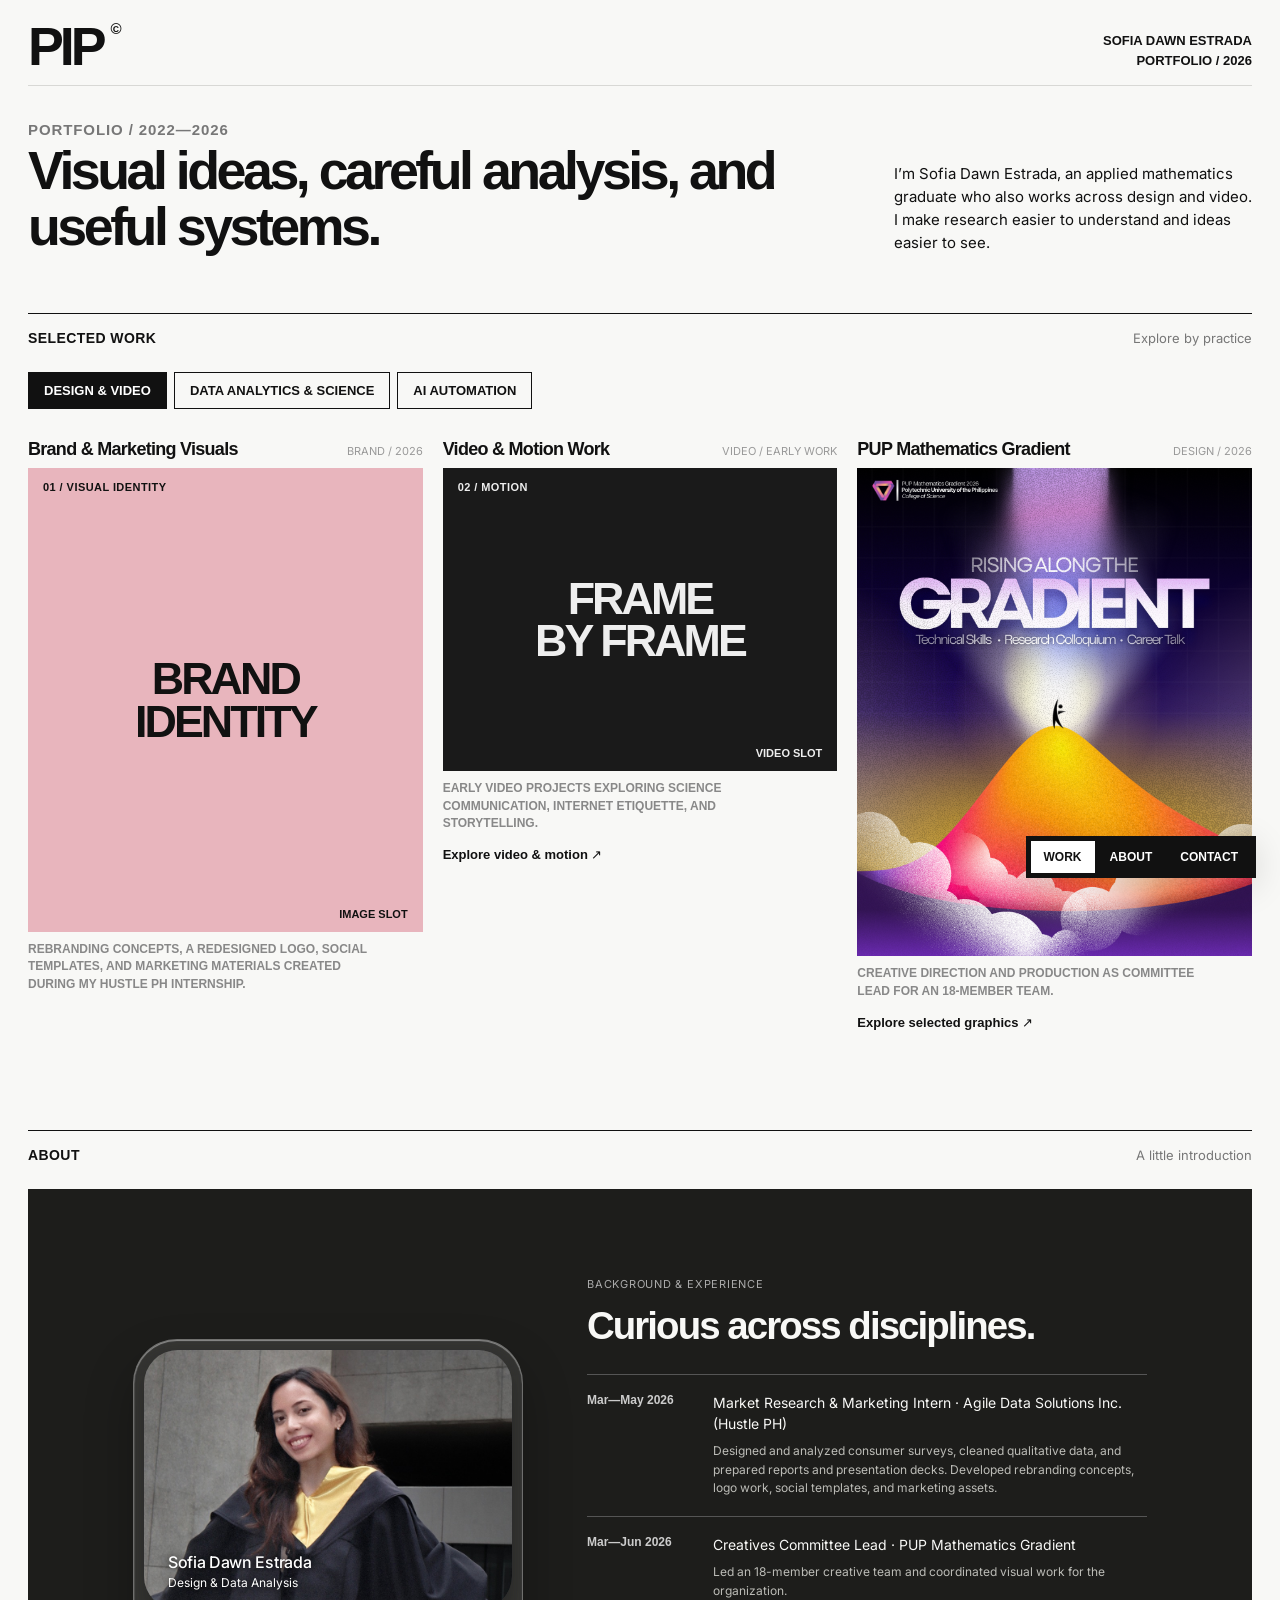
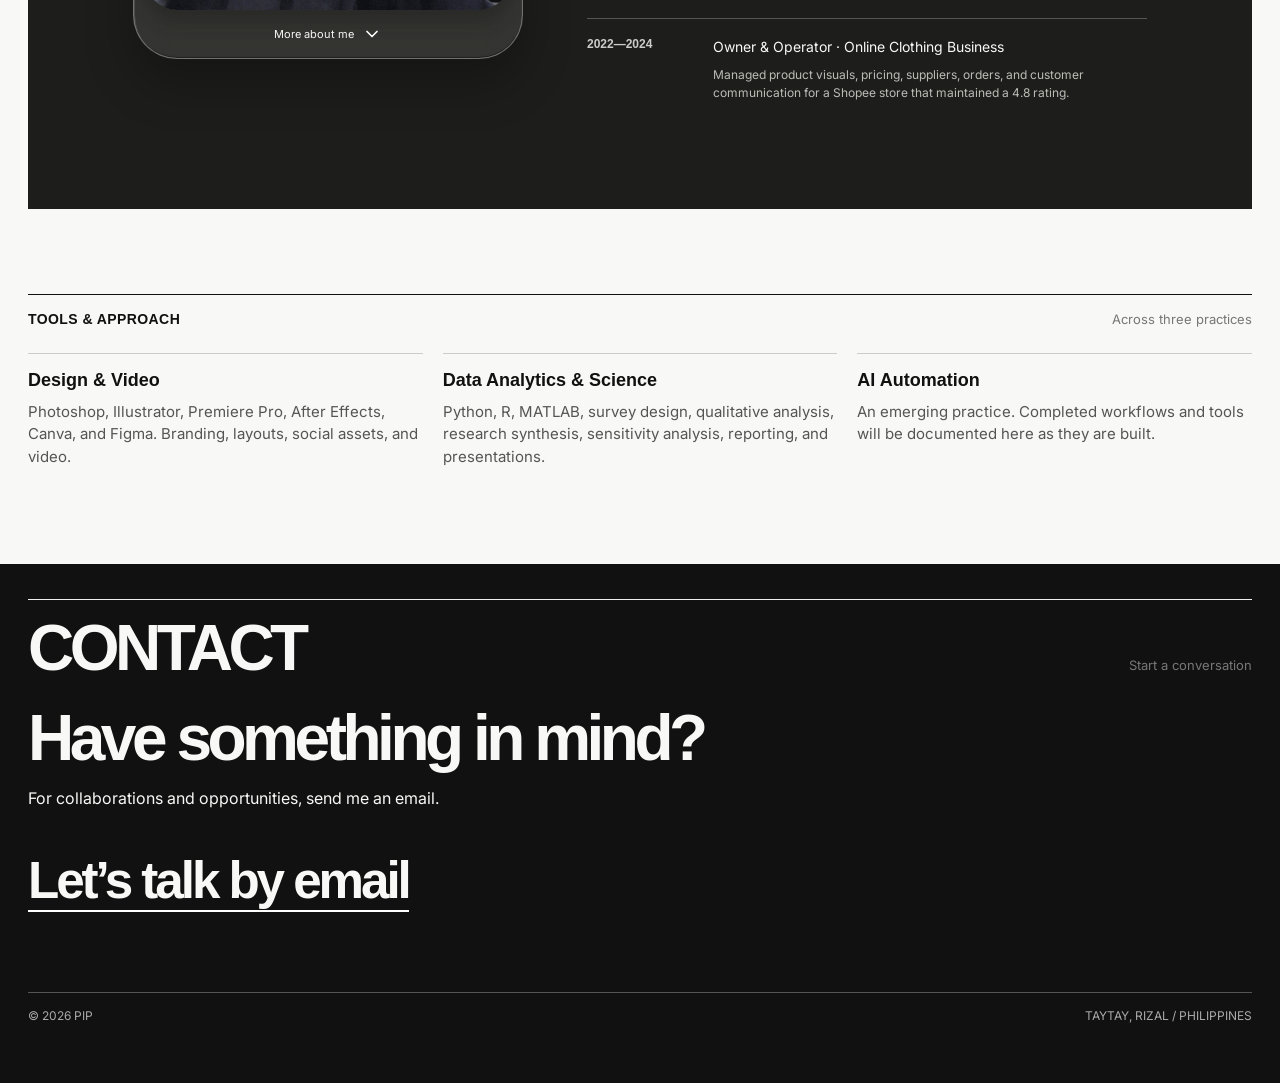
<file: index.html>
<!doctype html>
<html lang="en">
<head>
<meta charset="utf-8">
<meta name="viewport" content="width=device-width,initial-scale=1">
<meta name="theme-color" content="#f8f8f6">
<meta name="description" content="Sofia Dawn Estrada’s PIP portfolio — design and video, data analytics and science, and AI automation.">
<title>PIP — Sofia Dawn Estrada</title>
<link rel="stylesheet" href="./styles.css?v=graphics-thumbnail-4">
<link rel="stylesheet" href="./showcase.css?v=hover-7">
</head>
<body>
<a class="skip-link" href="#work">Skip to selected work</a>
<div class="shell" id="top">
<header class="top">
<a class="brand" href="#top">PIP<sup>©</sup>
</a>
<div class="topaside">Sofia Dawn Estrada<br>Portfolio / 2026</div>
</header>
<section class="intro">
<div>
<p class="eyebrow">Portfolio / 2022—2026</p>
<h1>Visual ideas, careful analysis, and useful systems.</h1>
</div>
<p>I’m Sofia Dawn Estrada, an applied mathematics graduate who also works across design and video. I make research easier to understand and ideas easier to see.</p>
</section>
<main id="work">
<div class="sectionhead">
<h2>Selected work</h2>
<span>Explore by practice</span>
</div>
<div class="tabs" role="tablist" aria-label="Portfolio categories">
<button class="tab" role="tab" id="tab-design" aria-controls="panel-design" aria-selected="true">Design &amp; Video</button>
<button class="tab" role="tab" id="tab-data" aria-controls="panel-data" aria-selected="false" tabindex="-1">Data Analytics &amp; Science</button>
<button class="tab" role="tab" id="tab-ai" aria-controls="panel-ai" aria-selected="false" tabindex="-1">AI Automation</button>
</div>
<section class="tab-panel" id="panel-design" role="tabpanel" tabindex="0" aria-labelledby="tab-design">
<div class="grid">
<article class="card">
<div class="cardtop">Brand & Marketing Visuals <small>Brand / 2026</small>
</div>
<div class="visual rose tall" data-project="brand-marketing">
<span class="corner">01 / Visual identity</span>
<div class="placeholder">BRAND<br>IDENTITY</div>
<span class="index">IMAGE SLOT</span>
</div>
<p>Rebranding concepts, a redesigned logo, social templates, and marketing materials created during my Hustle PH internship.</p>
</article>
<article class="card">
<a class="project-card-link" href="./video-motion.html" aria-label="Explore 02 / Video and Motion"><div class="cardtop">Video & Motion Work <small>Video / Early work</small>
</div>
<div class="visual charcoal" data-project="video-motion">
<span class="corner">02 / Motion</span>
<div class="placeholder">FRAME<br>BY FRAME</div>
<span class="index">VIDEO SLOT</span>
</div>
<p>Early video projects exploring science communication, internet etiquette, and storytelling.</p>
<span class="project-open">Explore video &amp; motion ↗</span></a>
</article>
<article class="card">
<a class="project-card-link" href="./selected-graphics.html" aria-label="Explore 03 / Selected Graphics">
<div class="cardtop">PUP Mathematics Gradient <small>Design / 2026</small>
</div>
<div class="visual yellow wide" data-project="pup-gradient">
<span class="corner">03 / Selected graphics</span>
<div class="placeholder">TYPE /<br>IMAGE</div>
<span class="index">IMAGE SLOT</span>
</div>
<p>Creative direction and production as committee lead for an 18-member team.</p>
<span class="project-open">Explore selected graphics ↗</span>
</a>
</article>
</div>
</section>
<section class="tab-panel" id="panel-data" role="tabpanel" tabindex="0" aria-labelledby="tab-data" hidden>
<div class="grid">
<article class="card">
<div class="cardtop">Online Scam Dynamics <small>Modeling / 2025—26</small>
</div>
<div class="visual blue" data-project="scam-dynamics">
<span class="corner">01 / Research</span>
<div class="placeholder">MODEL<br>THE SYSTEM</div>
<span class="index">PROJECT SLOT</span>
</div>
<p>Undergraduate thesis using optimal control, Python and MATLAB simulations, sensitivity analysis, and intervention comparisons.</p>
</article>
<article class="card">
<div class="cardtop">Consumer Research <small>Experiment / 2026</small>
</div>
<div class="visual lilac tall" data-project="consumer-research">
<span class="corner">02 / Design of experiments</span>
<div class="placeholder">TEST.<br>MEASURE.<br>LEARN.</div>
<span class="index">PROJECT SLOT</span>
</div>
<p>Designed survey questionnaires, cleaned and analyzed qualitative responses, then translated findings into reports and decks at Hustle PH.</p>
</article>
<article class="card">
<div class="cardtop">Applied Mathematics <small>Science / 2024—26</small>
</div>
<div class="visual mint" data-project="applied-mathematics">
<span class="corner">03 / Research</span>
<div class="placeholder">FROM DATA<br>TO EVIDENCE</div>
<span class="index">PROJECT SLOT</span>
</div>
<p>Research synthesis, data interpretation, and modeling grounded in a BS Applied Mathematics degree from PUP.</p>
</article>
</div>
</section>
<section class="tab-panel" id="panel-ai" role="tabpanel" tabindex="0" aria-labelledby="tab-ai" hidden>
<div class="grid">
<article class="card">
<div class="cardtop">Automation Experiments <small>In progress</small>
</div>
<div class="visual charcoal" data-project="ai-automation">
<span class="corner">01 / Emerging practice</span>
<div class="placeholder">IDEA →<br>WORKFLOW</div>
<span class="index">PROJECT SLOT</span>
</div>
<p>A space reserved for future AI automation case studies. No completed project is presented yet.</p>
</article>
</div>
</section>
</main>
<section id="about" class="showcase-about">
<div class="sectionhead"><h2>About</h2><span>A little introduction</span></div>
<div class="showcase-stage">
<svg class="liquid-glass-defs" width="0" height="0" aria-hidden="true" focusable="false" xmlns="http://www.w3.org/2000/svg">
    <defs>
      <filter id="dawn-button-glass" color-interpolation-filters="sRGB" x="0%" y="0%" width="100%" height="100%">
       <feImage
  x="0"
  y="0"
  width="100%"
  height="100%"
  preserveAspectRatio="none"
  result="map"
  href="[data-uri]"
/>

        <feDisplacementMap in="SourceGraphic" in2="map" id="redchannel" result="dispRed" scale="-20" xChannelSelector="R" yChannelSelector="G"></feDisplacementMap>
        <feColorMatrix in="dispRed" type="matrix" values="1 0 0 0 0 0 0 0 0 0 0 0 0 0 0 0 0 0 1 0" result="red"></feColorMatrix>
        <feDisplacementMap in="SourceGraphic" in2="map" id="greenchannel" result="dispGreen" scale="-24" xChannelSelector="R" yChannelSelector="G"></feDisplacementMap>
        <feColorMatrix in="dispGreen" type="matrix" values="0 0 0 0 0 0 1 0 0 0 0 0 0 0 0 0 0 0 1 0" result="green"></feColorMatrix>
        <feDisplacementMap in="SourceGraphic" in2="map" id="bluechannel" result="dispBlue" scale="-28" xChannelSelector="R" yChannelSelector="G"></feDisplacementMap>
        <feColorMatrix in="dispBlue" type="matrix" values="0 0 0 0 0 0 0 0 0 0 0 0 1 0 0 0 0 0 1 0" result="blue"></feColorMatrix>
        <feBlend in="red" in2="green" mode="screen" result="rg"></feBlend>
        <feBlend in="rg" in2="blue" mode="screen" result="output"></feBlend>
        <feGaussianBlur in="output" stdDeviation="3"></feGaussianBlur>
      </filter>
    </defs>
  </svg>
<details class="showcase-card">
<summary aria-label="Expand Dawn’s introduction">
<div class="showcase-portrait">
<img src="./assets/images/dawn-profile.jpg" alt="Dawn in her graduation gown, smiling at the camera" loading="lazy" width="1638" height="2048">
<div class="portrait-caption"><h2>Sofia Dawn Estrada</h2><p>Design &amp; Data Analysis</p></div>
<a class="showcase-glass-link" href="./about.html" aria-label="Read more about Dawn"><span class="showcase-label-window"><span class="showcase-label-line">About me</span><span class="showcase-label-line" aria-hidden="true">About me</span></span></a></div>
<span class="showcase-toggle"><span class="when-closed">More about me</span><span class="when-open">Close introduction</span><img class="showcase-chevron" src="[data-uri]" alt="" width="20" height="20"></span>
</summary>
<div class="showcase-body">
<h3>An eye for design. A mind for patterns.</h3>
<div class="showcase-tags"><span>Applied Mathematics</span><span>Visual Communication</span><span>Philippines</span></div>
<p>I’m Dawn, a designer and applied mathematics graduate. I turn ideas into visuals and information into something people can understand and use.</p>
<p>From brand visuals and video to consumer research and mathematical modeling, I bring curiosity, structure, and care to the work.</p>
<a href="./about.html">Meet Dawn — the full story</a>
</div>
</details>
<div class="showcase-experience">
<p class="experience-kicker">Background &amp; experience</p>
<h2>Curious across disciplines.</h2>
<div class="experience"><b>Mar—May 2026</b><div>Market Research &amp; Marketing Intern · Agile Data Solutions Inc. (Hustle PH)<span>Designed and analyzed consumer surveys, cleaned qualitative data, and prepared reports and presentation decks. Developed rebranding concepts, logo work, social templates, and marketing assets.</span></div></div>
<div class="experience"><b>Mar—Jun 2026</b><div>Creatives Committee Lead · PUP Mathematics Gradient<span>Led an 18-member creative team and coordinated visual work for the organization.</span></div></div>
<div class="experience"><b>2022—2024</b><div>Owner &amp; Operator · Online Clothing Business<span>Managed product visuals, pricing, suppliers, orders, and customer communication for a Shopee store that maintained a 4.8 rating.</span></div></div>
</div>
</div>
</section>
<section class="skills">
<div class="sectionhead">
<h2>Tools &amp; approach</h2>
<span>Across three practices</span>
</div>
<div class="skillgrid">
<article>
<h3>Design &amp; Video</h3>
<p>Photoshop, Illustrator, Premiere Pro, After Effects, Canva, and Figma. Branding, layouts, social assets, and video.</p>
</article>
<article>
<h3>Data Analytics &amp; Science</h3>
<p>Python, R, MATLAB, survey design, qualitative analysis, research synthesis, sensitivity analysis, reporting, and presentations.</p>
</article>
<article>
<h3>AI Automation</h3>
<p>An emerging practice. Completed workflows and tools will be documented here as they are built.</p>
</article>
</div>
</section>
</div>
<section class="contact" id="contact">
<div class="shell">
<div class="sectionhead">
<h2>Contact</h2>
<span>Start a conversation</span>
</div>
<h2>Have something in mind?</h2>
<p>For collaborations and opportunities, send me an email.</p>
<a class="contactlink" href="mailto:estrada.sofiadawn.0673@gmail.com">Let’s talk by email</a>
<div class="foot">
<span>© 2026 PIP</span>
<span>Taytay, Rizal / Philippines</span>
</div>
</div>
</section>
<nav class="nav" aria-label="Main navigation">
<a href="#work">Work</a>
<a href="./about.html">About</a>
<a href="#contact">Contact</a>
</nav>
<script src="./projects.js?v=thumbnail-4" defer>
</script>
<script src="./script.js" defer>
</script>
<script src="./showcase.js?v=glass-4" defer></script>
</body>
</html>
</file>
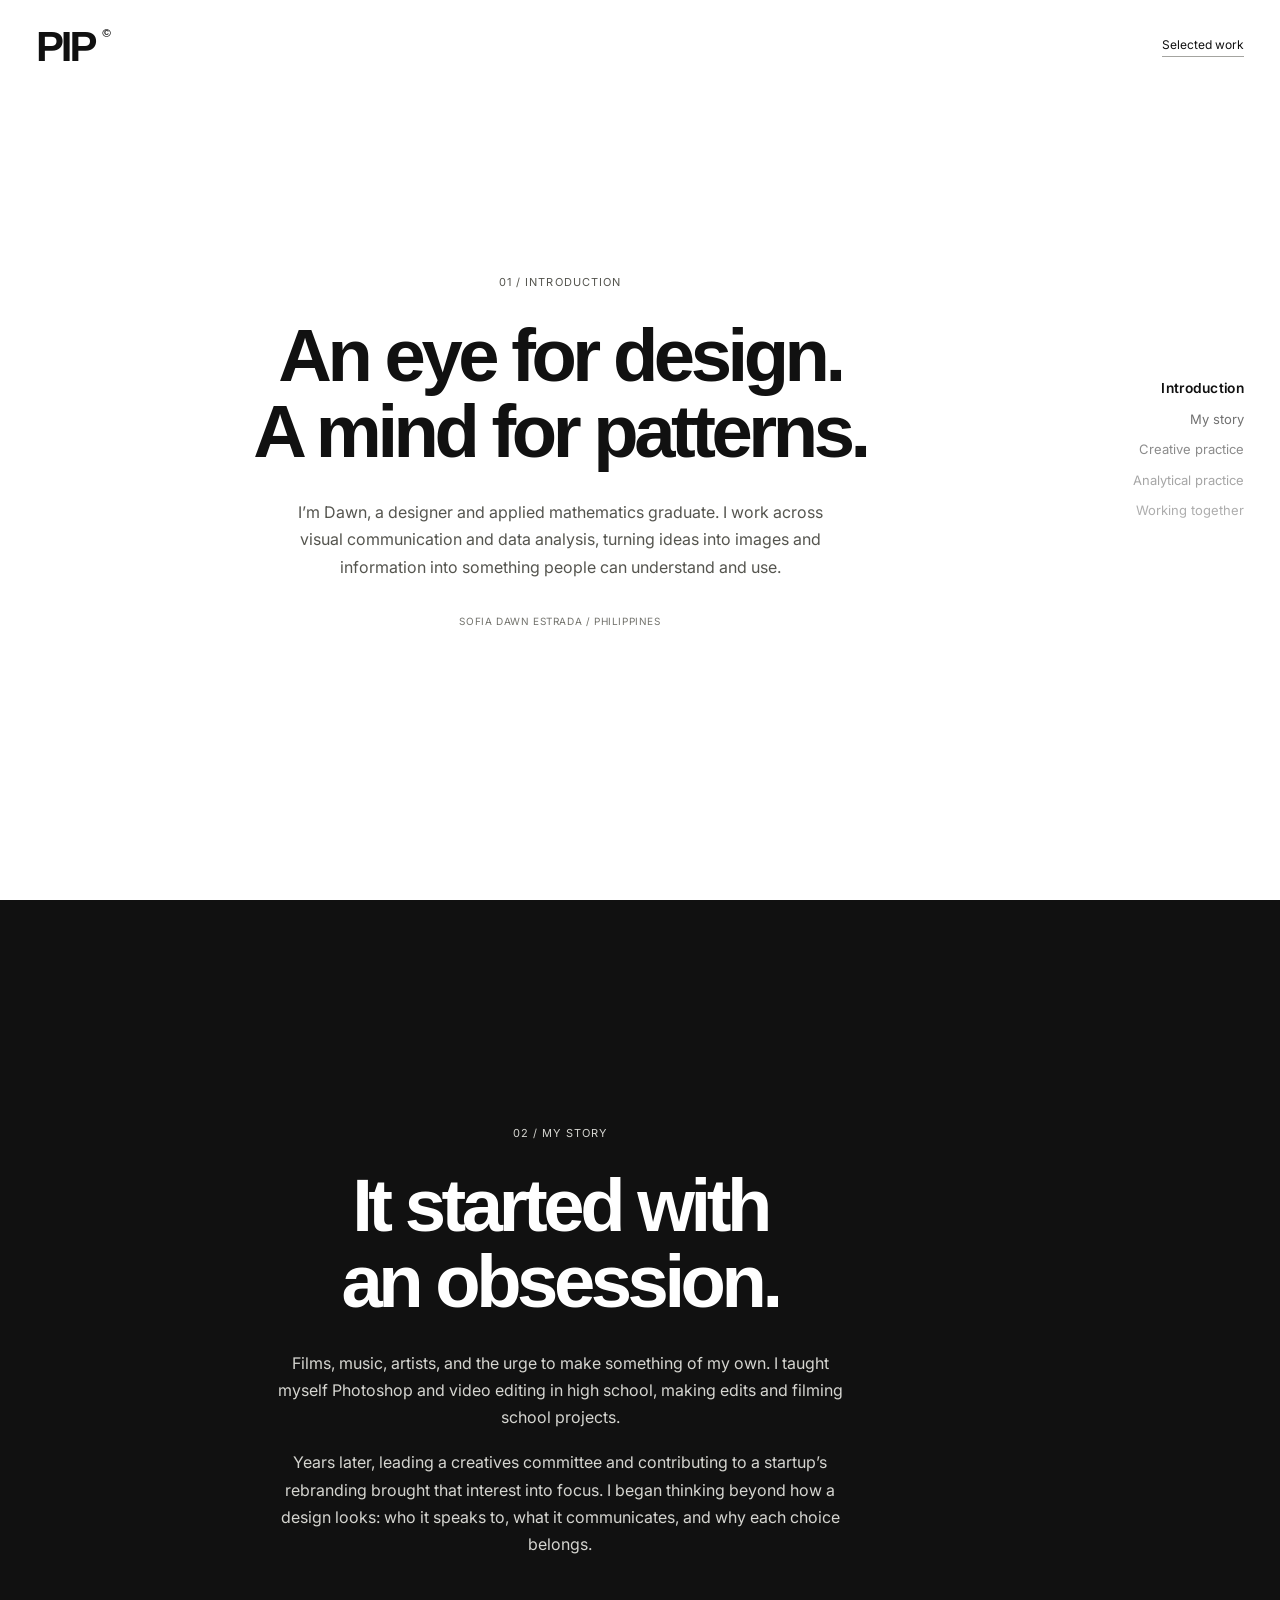
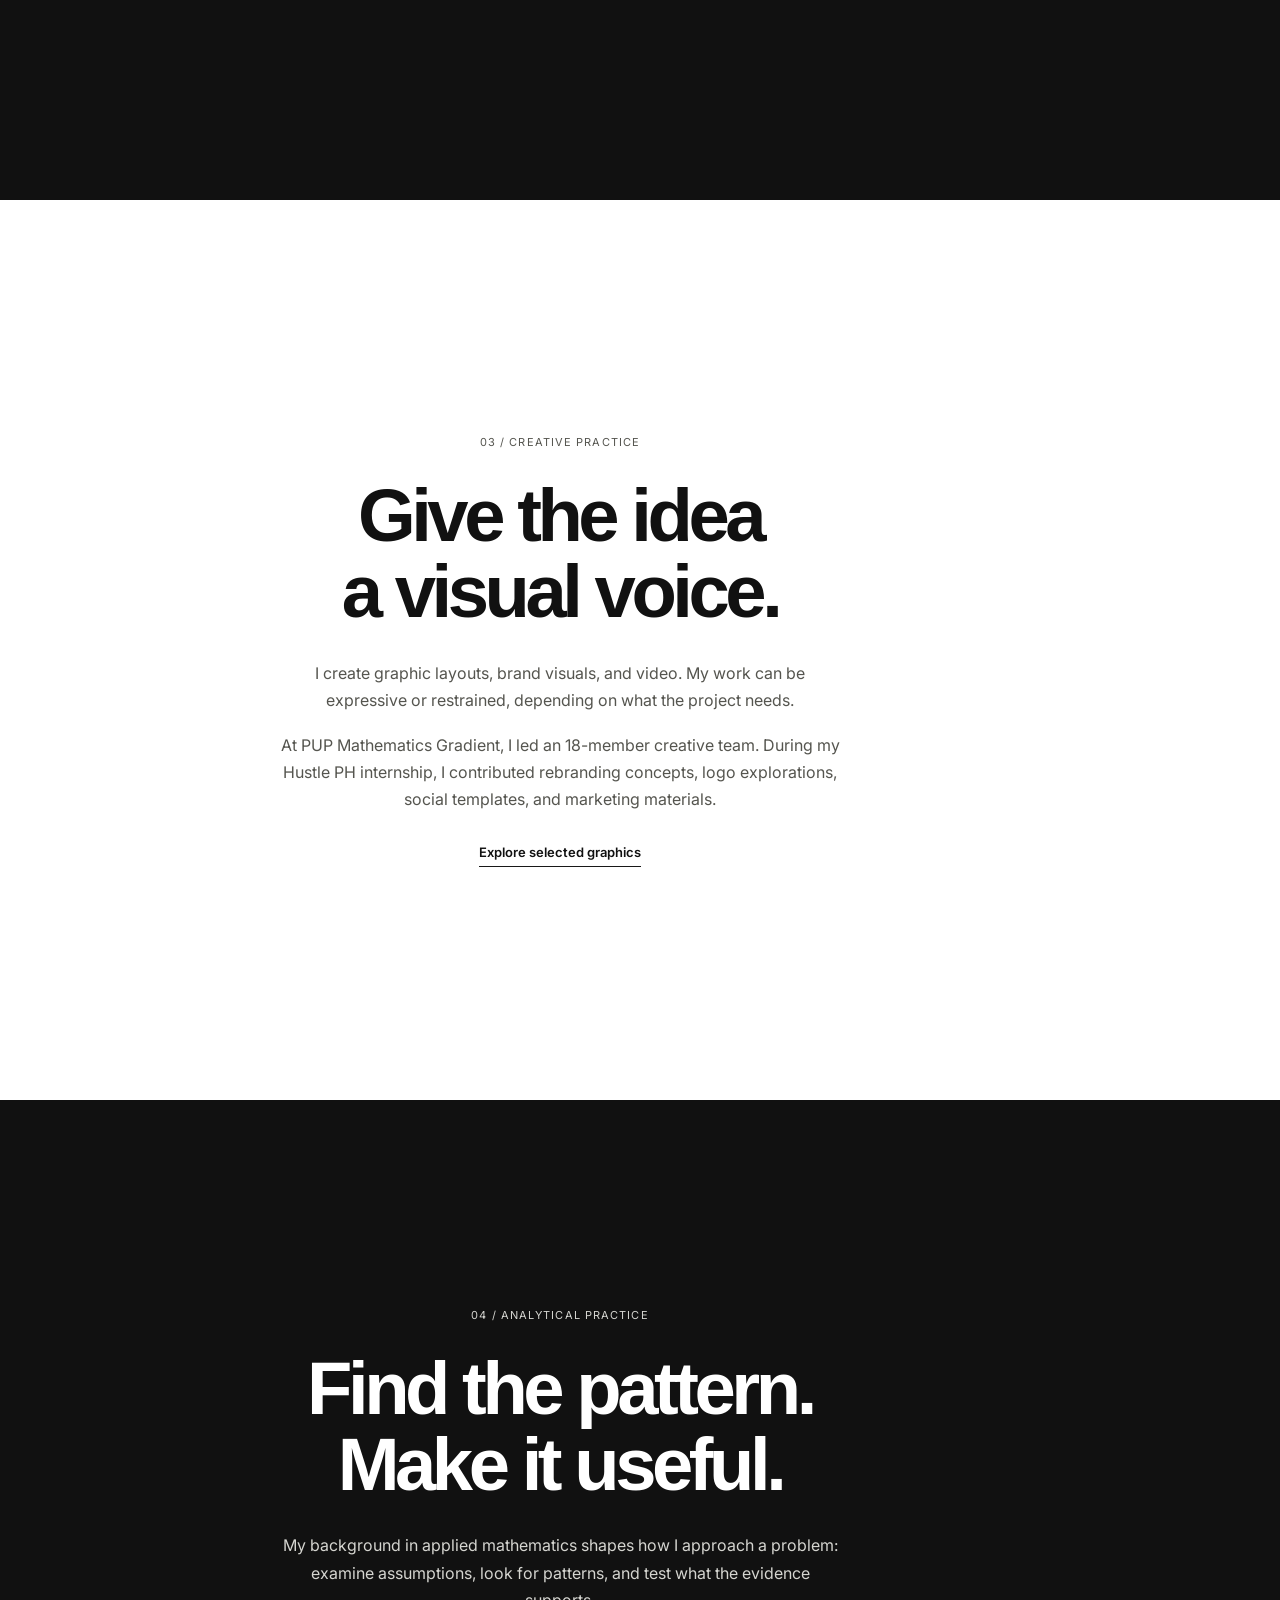
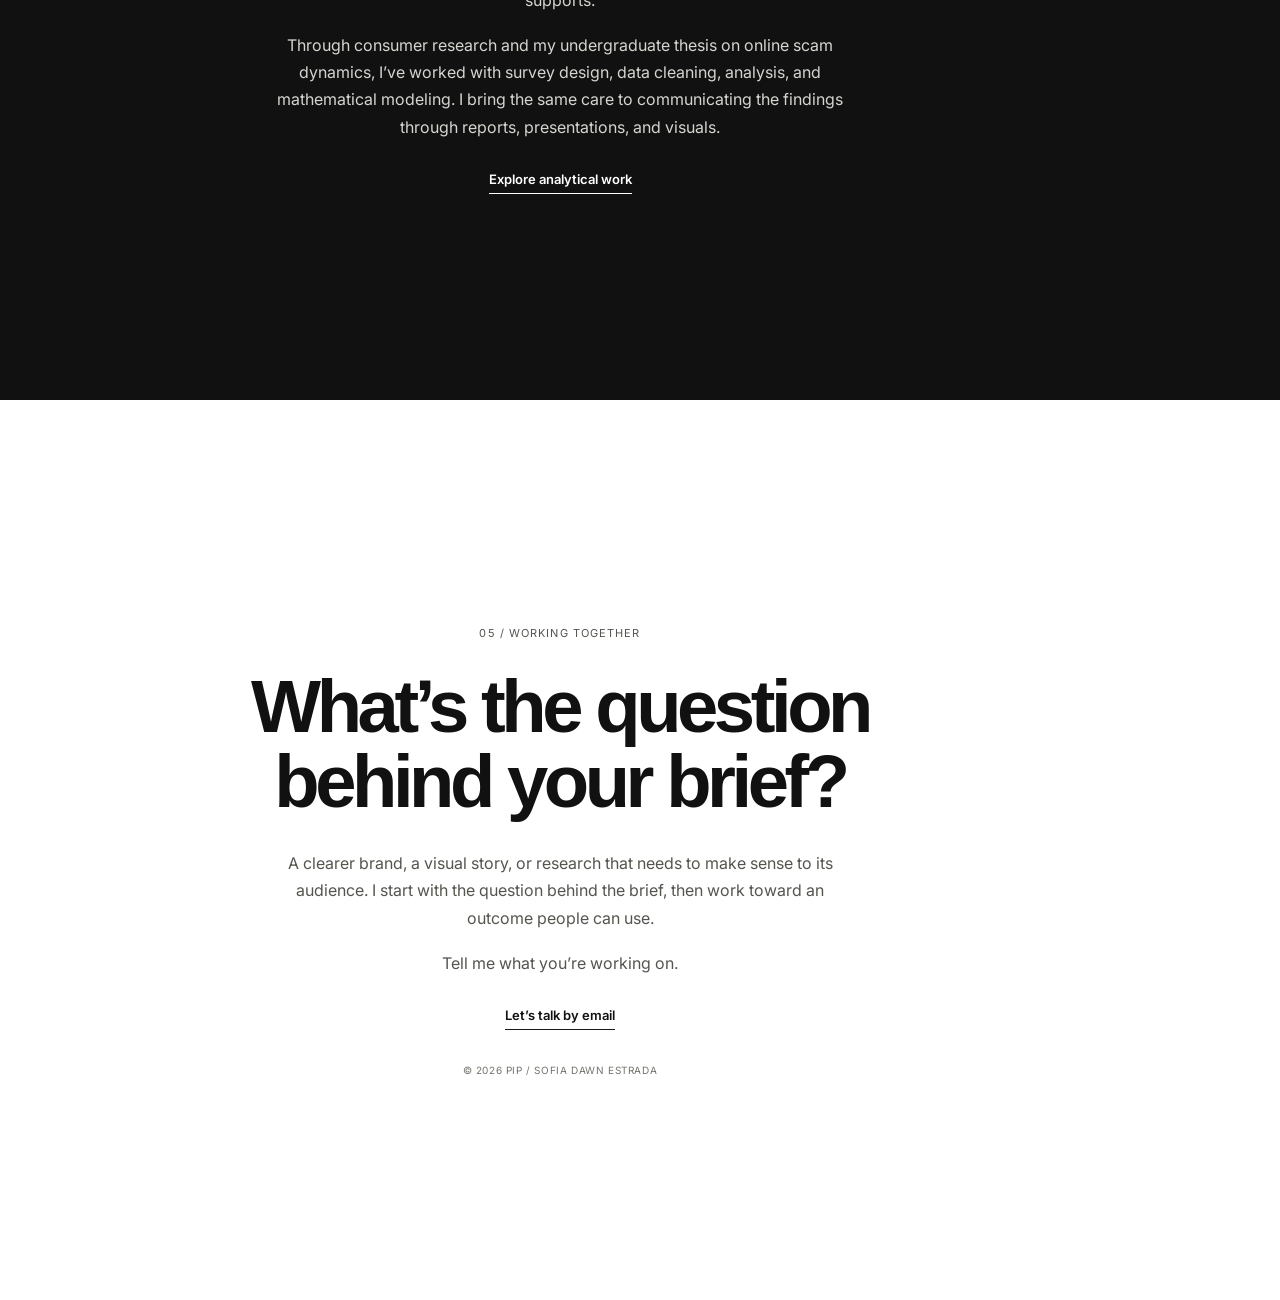
<file: about.html>
<!doctype html>
<html lang="en">
<head>
<meta charset="utf-8"><meta name="viewport" content="width=device-width,initial-scale=1">
<meta name="description" content="Meet Sofia Dawn Estrada: a designer and applied mathematics graduate working across visual communication and data analysis.">
<title>About — Sofia Dawn Estrada / PIP</title>
<link rel="stylesheet" href="./styles.css"><link rel="stylesheet" href="./about.css?v=alternating-2">
</head>
<body class="about-page">
<a class="skip-link" href="#introduction">Skip to introduction</a>
<header class="about-header"><a class="brand" href="./index.html">PIP<sup>©</sup></a><a href="./index.html#work">Selected work</a></header>
<main>
<section class="chapter" id="introduction" aria-labelledby="intro-title"><div class="chapter-copy"><p class="chapter-label">01 / Introduction</p><h1 id="intro-title">An eye for design.<br>A mind for patterns.</h1><p>I’m Dawn, a designer and applied mathematics graduate. I work across visual communication and data analysis, turning ideas into images and information into something people can understand and use.</p><span class="chapter-note">Sofia Dawn Estrada / Philippines</span></div></section>
<section class="chapter" id="story" aria-labelledby="story-title"><div class="chapter-copy"><p class="chapter-label">02 / My story</p><h2 id="story-title">It started with<br>an obsession.</h2><p>Films, music, artists, and the urge to make something of my own. I taught myself Photoshop and video editing in high school, making edits and filming school projects.</p><p>Years later, leading a creatives committee and contributing to a startup’s rebranding brought that interest into focus. I began thinking beyond how a design looks: who it speaks to, what it communicates, and why each choice belongs.</p></div></section>
<section class="chapter" id="creative" aria-labelledby="creative-title"><div class="chapter-copy"><p class="chapter-label">03 / Creative practice</p><h2 id="creative-title">Give the idea<br>a visual voice.</h2><p>I create graphic layouts, brand visuals, and video. My work can be expressive or restrained, depending on what the project needs.</p><p>At PUP Mathematics Gradient, I led an 18-member creative team. During my Hustle PH internship, I contributed rebranding concepts, logo explorations, social templates, and marketing materials.</p><a class="chapter-link" href="./selected-graphics.html">Explore selected graphics</a></div></section>
<section class="chapter" id="analytical" aria-labelledby="analysis-title"><div class="chapter-copy"><p class="chapter-label">04 / Analytical practice</p><h2 id="analysis-title">Find the pattern.<br>Make it useful.</h2><p>My background in applied mathematics shapes how I approach a problem: examine assumptions, look for patterns, and test what the evidence supports.</p><p>Through consumer research and my undergraduate thesis on online scam dynamics, I’ve worked with survey design, data cleaning, analysis, and mathematical modeling. I bring the same care to communicating the findings through reports, presentations, and visuals.</p><a class="chapter-link" href="./index.html#panel-data">Explore analytical work</a></div></section>
<section class="chapter" id="together" aria-labelledby="together-title"><div class="chapter-copy"><p class="chapter-label">05 / Working together</p><h2 id="together-title">What’s the question<br>behind your brief?</h2><p>A clearer brand, a visual story, or research that needs to make sense to its audience. I start with the question behind the brief, then work toward an outcome people can use.</p><p>Tell me what you’re working on.</p><a class="chapter-link" href="mailto:estrada.sofiadawn.0673@gmail.com">Let’s talk by email</a><span class="chapter-note">© 2026 PIP / Sofia Dawn Estrada</span></div></section>
</main>
<nav class="dial" aria-label="About chapters"><a href="#introduction" aria-current="location">Introduction</a><a href="#story">My story</a><a href="#creative">Creative practice</a><a href="#analytical">Analytical practice</a><a href="#together">Working together</a></nav>
<script src="./about.js?v=alternating-2" defer></script>
</body></html>
</file>
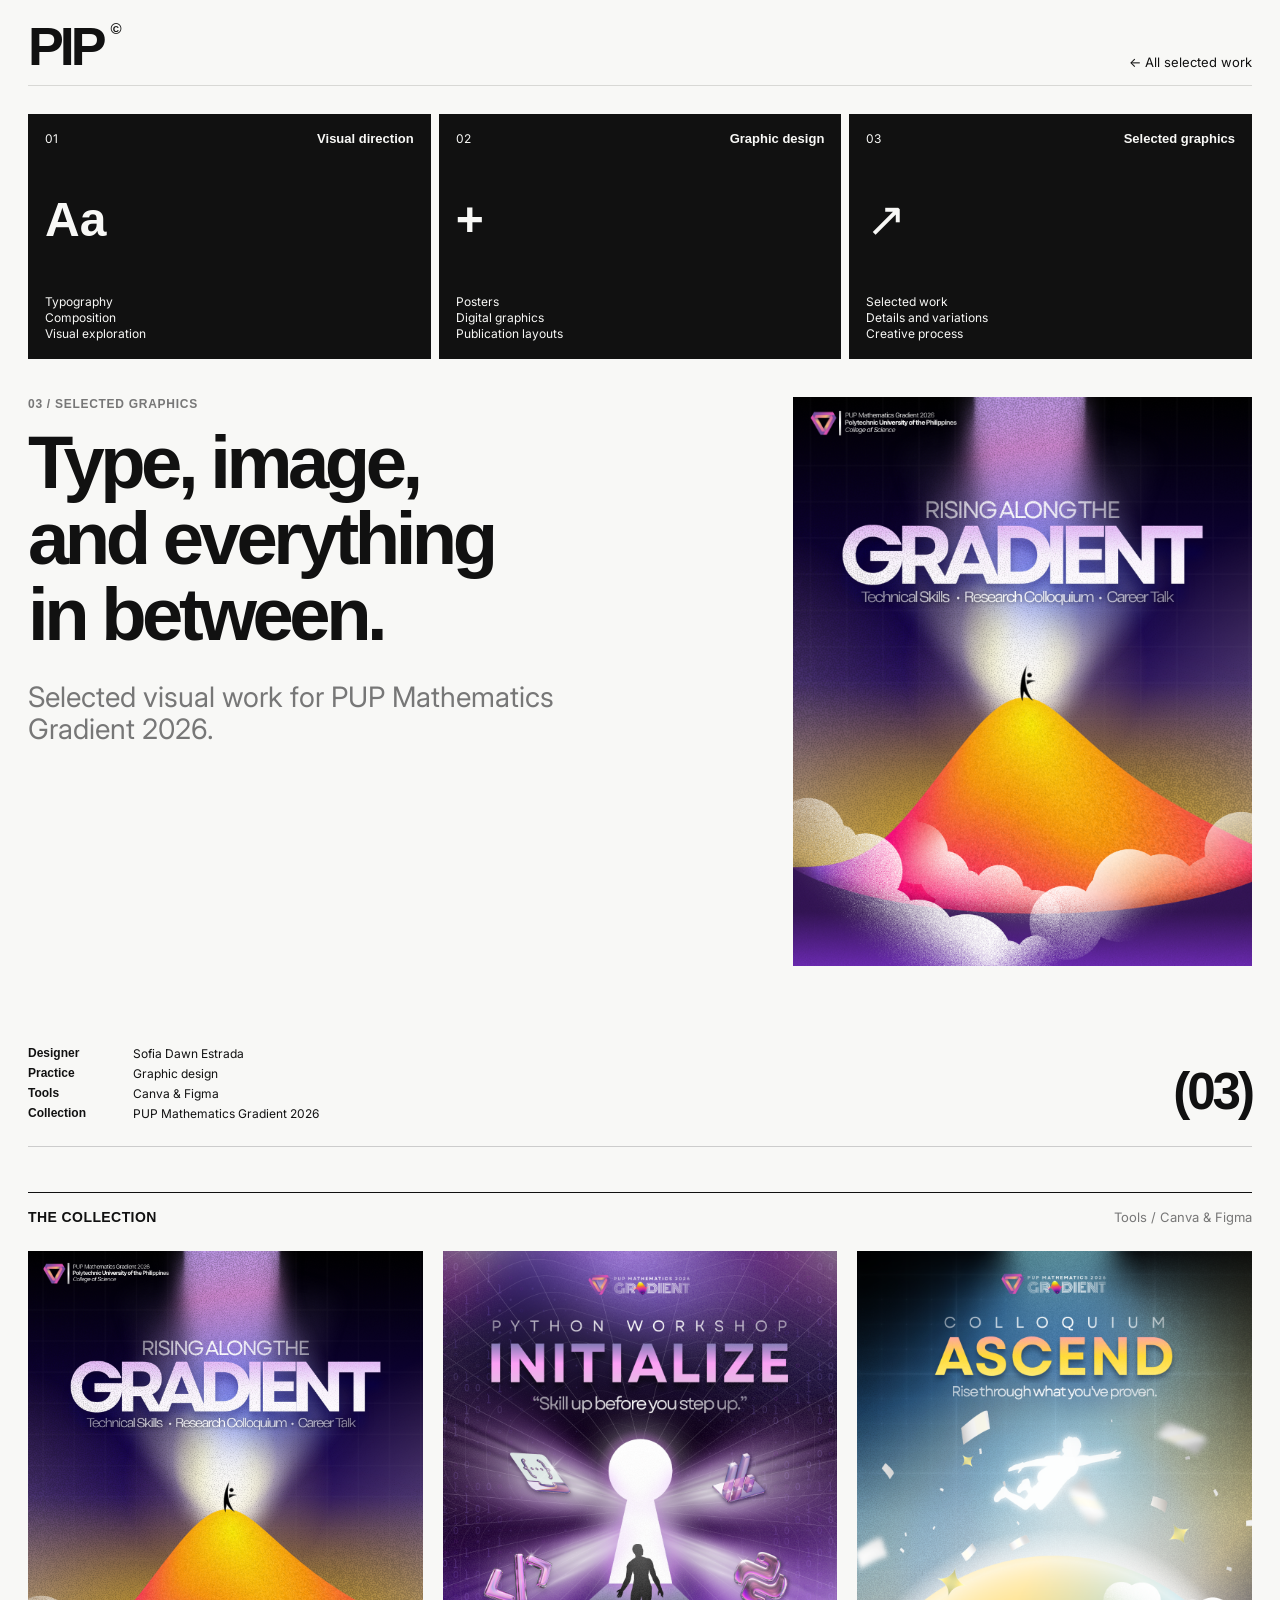
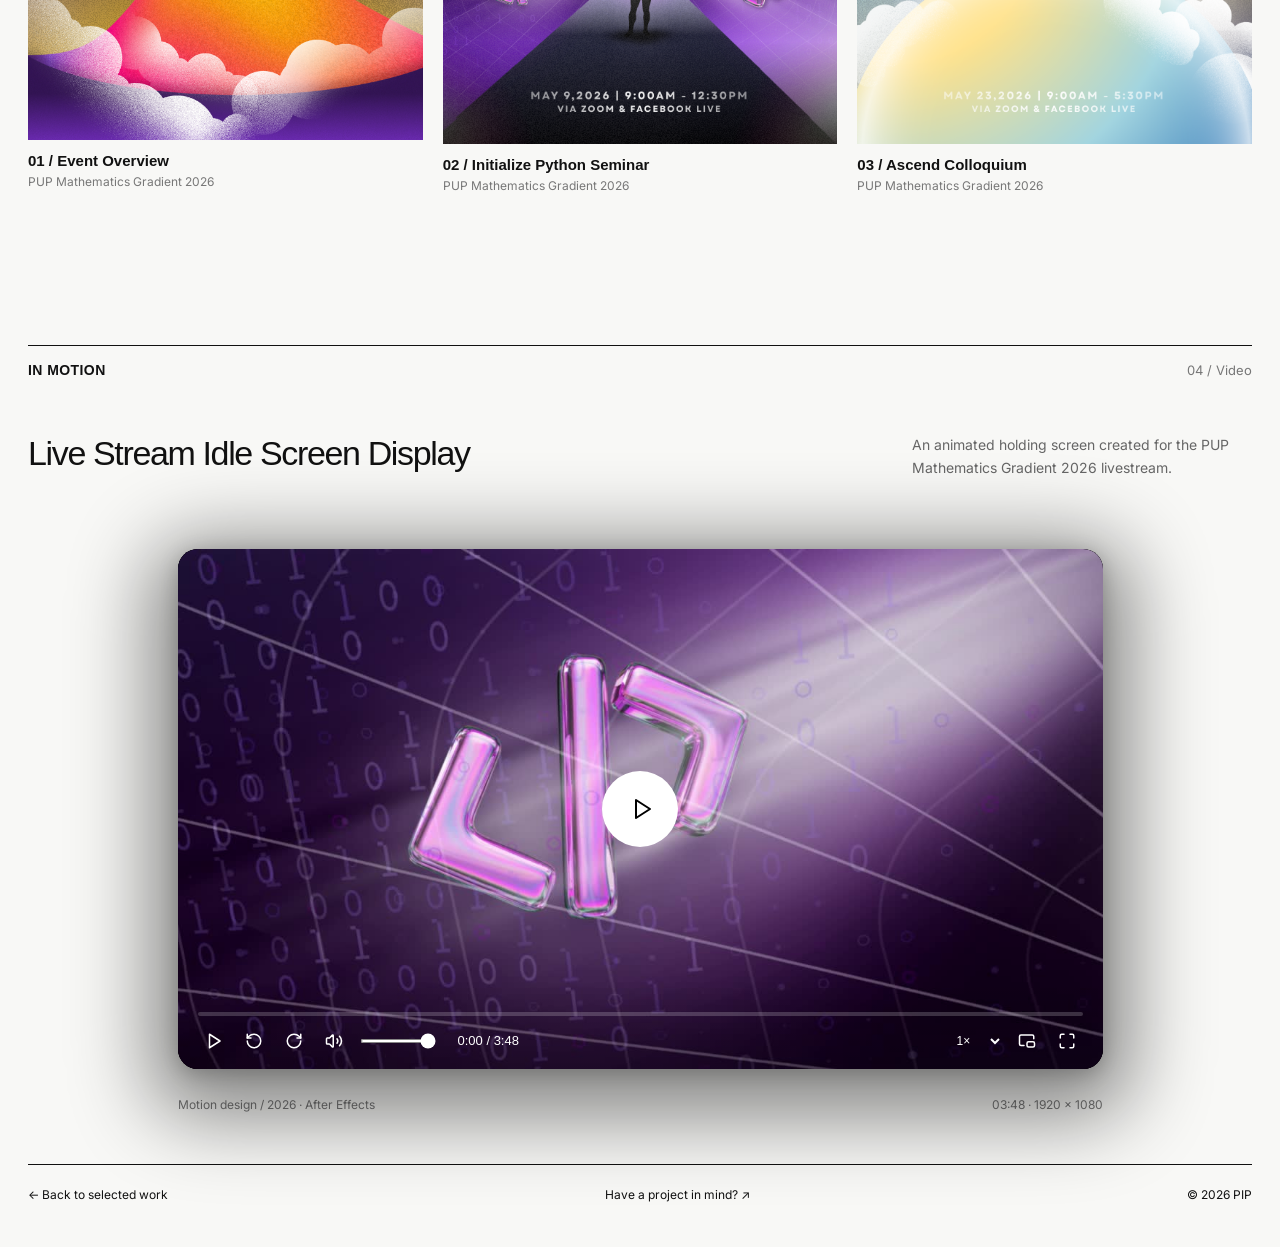
<file: selected-graphics.html>
<!doctype html>
<html lang="en">
<head>
<meta charset="utf-8"><meta name="viewport" content="width=device-width,initial-scale=1">
<meta name="description" content="Selected graphics by Sofia Dawn Estrada — PIP portfolio.">
<title>Selected Graphics — PIP</title>
<link rel="stylesheet" href="./styles.css?v=graphics-3">
<link rel="stylesheet" href="./graphics.css?v=graphics-4">
<link rel="stylesheet" href="./video-player.css?v=overlay-4">
</head>
<body class="graphics-page">
<a class="skip-link" href="#graphics">Skip to graphics</a>
<div class="shell">
<header class="top"><a class="brand" href="./index.html">PIP<sup>©</sup></a><a class="back-link" href="./index.html#work">← All selected work</a></header>
<main id="graphics">
<section class="practice-strip" aria-label="Graphics collection">
<article><div class="strip-top"><span>01</span><h2>Visual direction</h2></div><div class="strip-mark" aria-hidden="true">Aa</div><p>Typography<br>Composition<br>Visual exploration</p></article>
<article><div class="strip-top"><span>02</span><h2>Graphic design</h2></div><div class="strip-mark" aria-hidden="true">+</div><p>Posters<br>Digital graphics<br>Publication layouts</p></article>
<article><div class="strip-top"><span>03</span><h2>Selected graphics</h2></div><div class="strip-mark" aria-hidden="true">↗</div><p>Selected work<br>Details and variations<br>Creative process</p></article>
</section>

<section class="graphics-hero">
<div class="hero-heading">
<p class="eyebrow">03 / Selected graphics</p>
<h1>Type, image,<br>and everything<br>in between.</h1>
<p class="hero-subtitle">Selected visual work for PUP Mathematics Gradient 2026.</p>
</div>
<div class="hero-artwork">
<img src="./assets/images/Event%20Overview.png" alt="Rising Along the Gradient event overview graphic">
</div>
<div class="project-meta">
<dl>
<div><dt>Designer</dt><dd>Sofia Dawn Estrada</dd></div>
<div><dt>Practice</dt><dd>Graphic design</dd></div>
<div><dt>Tools</dt><dd>Canva &amp; Figma</dd></div>
<div><dt>Collection</dt><dd>PUP Mathematics Gradient 2026</dd></div>
</dl>
<span class="collection-number">(03)</span>
</div>
</section>

<section class="graphics-gallery" aria-labelledby="gallery-title">
<div class="sectionhead"><h2 id="gallery-title">The collection</h2><span>Tools / Canva &amp; Figma</span></div>
<div class="art-grid selected-work-grid">
<figure>
<div class="artwork-frame"><img src="./assets/images/Event%20Overview.png" alt="Rising Along the Gradient event overview graphic"></div>
<figcaption>01 / Event Overview<span>PUP Mathematics Gradient 2026</span></figcaption>
</figure>
<figure>
<div class="artwork-frame"><img src="./assets/images/Initialize%20Python%20Seminar.png" alt="Initialize Python Workshop promotional poster"></div>
<figcaption>02 / Initialize Python Seminar<span>PUP Mathematics Gradient 2026</span></figcaption>
</figure>
<figure>
<div class="artwork-frame"><img src="./assets/images/Ascend%20Colloquium.png" alt="Ascend Colloquium promotional poster"></div>
<figcaption>03 / Ascend Colloquium<span>PUP Mathematics Gradient 2026</span></figcaption>
</figure>
</div>
</section>

<section class="motion-section" id="motion" aria-labelledby="motion-title">
<div class="sectionhead"><h2 id="motion-title">In motion</h2><span>04 / Video</span></div>
<div class="motion-intro"><h3>Live Stream Idle Screen Display</h3><p>An animated holding screen created for the PUP Mathematics Gradient 2026 livestream.</p></div>
<div class="film-player" tabindex="0" role="group" aria-label="PUP Mathematics Gradient video player">
<video controls playsinline preload="metadata" poster="./assets/images/gradient-video-poster.jpg" aria-label="Live Stream Idle Screen Display"><source src="https://github.com/piadawn/pip-portfolio/releases/download/portfolio-media-v1/gradient-original.mp4" type="video/mp4"></video>
<button type="button" class="film-start" data-action="toggle" aria-label="Play video"><img src="[data-uri]" alt="" aria-hidden="true"></button><div class="film-controls"><input class="film-seek" type="range" min="0" max="100" value="0" step="0.1" aria-label="Video position"><div class="film-toolbar"><button type="button" data-action="toggle" aria-label="Play video" title="Play video"><img src="[data-uri]" alt="" aria-hidden="true"></button><button type="button" data-action="back" aria-label="Back 10 seconds" title="Back 10 seconds"><img src="[data-uri]" alt="" aria-hidden="true"></button><button type="button" data-action="forward" aria-label="Forward 10 seconds" title="Forward 10 seconds"><img src="[data-uri]" alt="" aria-hidden="true"></button><button type="button" data-action="mute" aria-label="Mute audio" title="Mute audio"><img src="[data-uri]" alt="" aria-hidden="true"></button><input class="film-volume" type="range" min="0" max="1" step="0.05" value="1" aria-label="Volume"><span class="film-time">0:00 / 3:48</span><label class="film-speed"><span class="visually-hidden">Playback speed</span><select aria-label="Playback speed"><option value="0.5">0.5×</option><option value="1" selected>1×</option><option value="1.5">1.5×</option><option value="2">2×</option></select></label><button type="button" data-action="pip" aria-label="Picture in picture" title="Picture in picture"><img src="[data-uri]" alt="" aria-hidden="true"></button><button type="button" data-action="fullscreen" aria-label="Fullscreen" title="Fullscreen"><img src="[data-uri]" alt="" aria-hidden="true"></button></div></div><p class="film-message" role="status" hidden></p></div><p class="motion-caption"><span>Motion design / 2026 · After Effects</span><span>03:48 · 1920 × 1080</span></p></section>

<footer class="graphics-footer"><a href="./index.html#work">← Back to selected work</a><a href="./index.html#contact">Have a project in mind? ↗</a><span>© 2026 PIP</span></footer>
</main>
</div>
<script src="./graphics.js" defer></script><script src="./script.js" defer></script>
<script src="./video-player.js?v=1" defer></script>
</body></html>
</file>
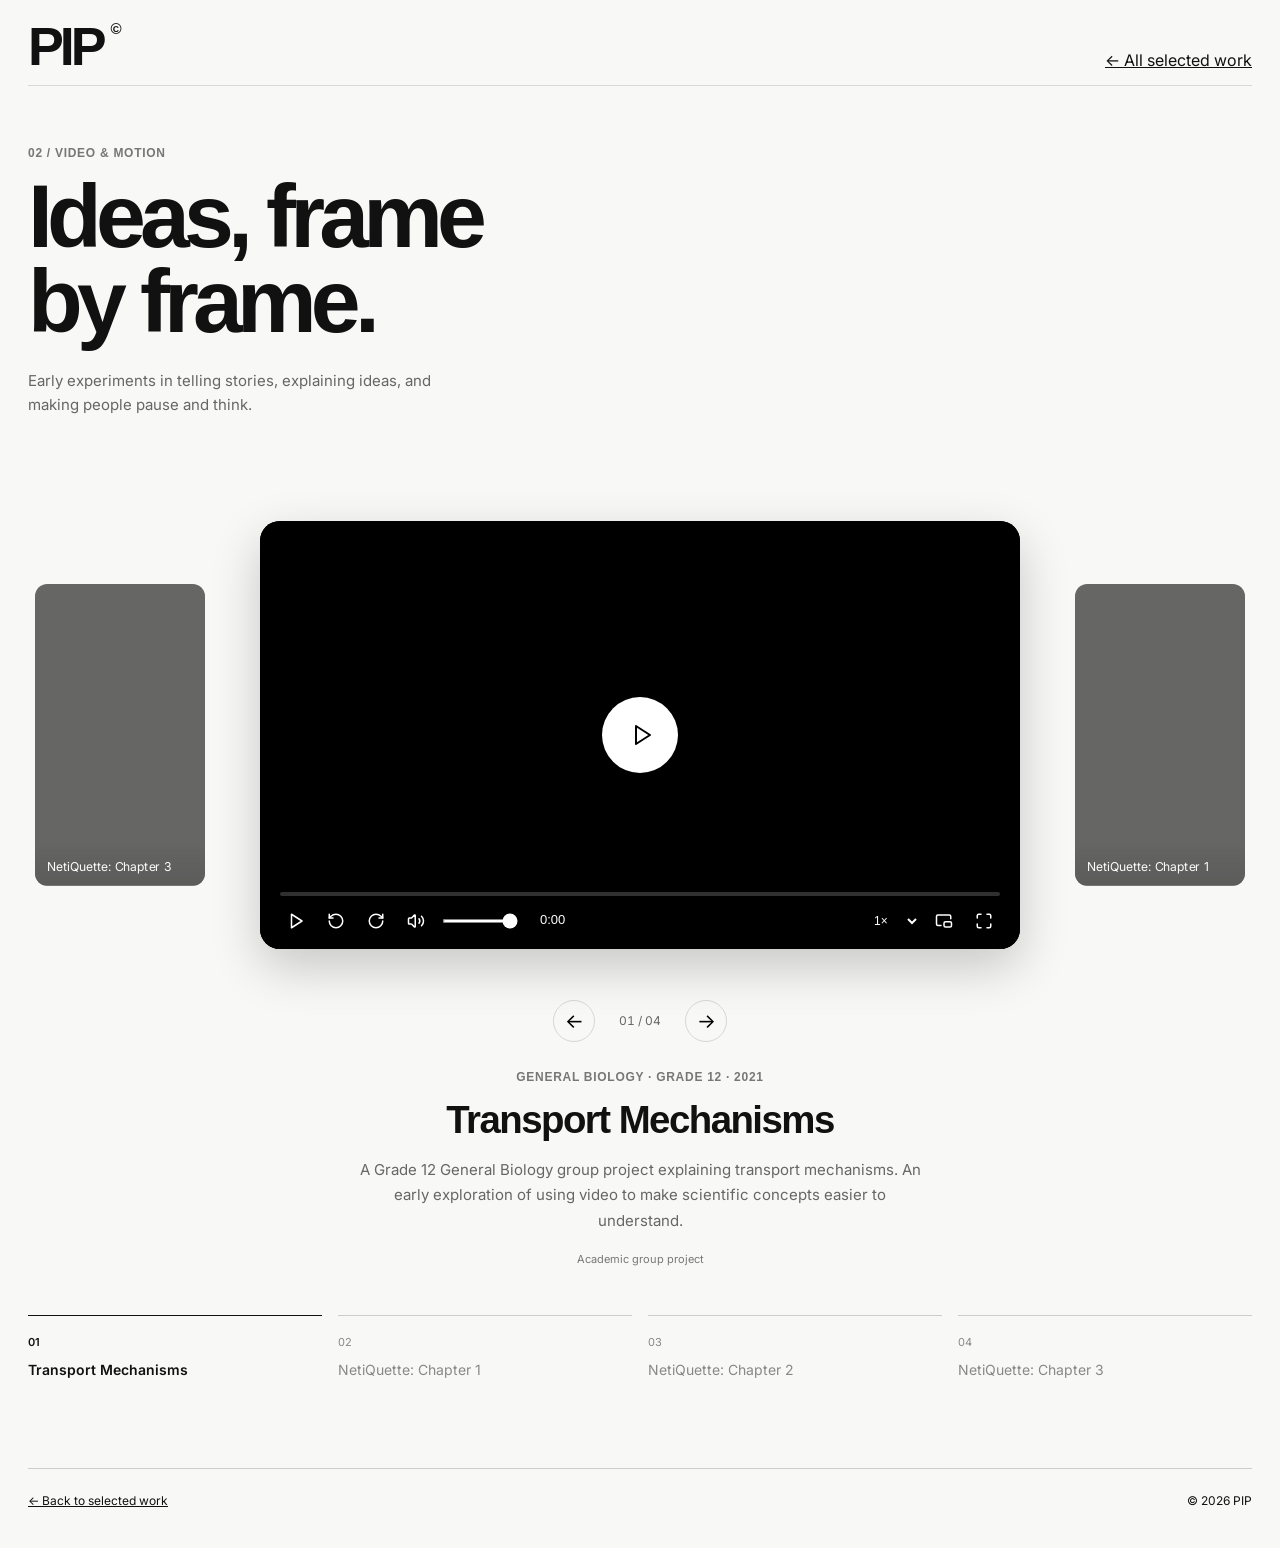
<file: video-motion.html>
<!doctype html><html lang="en"><head><meta charset="utf-8"><meta name="viewport" content="width=device-width,initial-scale=1"><title>Video & Motion — PIP</title><meta name="description" content="Early video projects by Sofia Dawn Estrada: Transport Mechanisms and the three-part NetiQuette series."><link rel="stylesheet" href="./styles.css"><link rel="stylesheet" href="./video-player.css?v=overlay-4"><link rel="stylesheet" href="./motion.css?v=1"></head><body class="motion-page"><a class="skip-link" href="#motion-work">Skip to videos</a><div class="shell"><header class="top"><a class="brand" href="./index.html">PIP<sup>©</sup></a><a href="./index.html#work">← All selected work</a></header><main id="motion-work"><div class="motion-heading"><p class="eyebrow">02 / Video &amp; Motion</p><h1>Ideas, frame<br>by frame.</h1><p>Early experiments in telling stories, explaining ideas, and making people pause and think.</p></div><section class="focus-gallery" aria-label="Selected video carousel" tabindex="0"><div class="focus-stage"><button class="focus-card" type="button" data-index="0" aria-label="Select Transport Mechanisms"><video muted playsinline preload="metadata" src="https://github.com/piadawn/pip-portfolio/releases/download/portfolio-media-v1/transport-mechanisms-2021.mp4#t=1" aria-hidden="true"></video><span class="focus-card-title">Transport Mechanisms</span></button><button class="focus-card" type="button" data-index="1" aria-label="Select NetiQuette: Chapter 1"><video muted playsinline preload="metadata" src="https://github.com/piadawn/pip-portfolio/releases/download/portfolio-media-v1/netiquette-chapter-1.mp4#t=1" aria-hidden="true"></video><span class="focus-card-title">NetiQuette: Chapter 1</span></button><button class="focus-card" type="button" data-index="2" aria-label="Select NetiQuette: Chapter 2"><video muted playsinline preload="metadata" src="https://github.com/piadawn/pip-portfolio/releases/download/portfolio-media-v1/netiquette-chapter-2.mp4#t=1" aria-hidden="true"></video><span class="focus-card-title">NetiQuette: Chapter 2</span></button><button class="focus-card" type="button" data-index="3" aria-label="Select NetiQuette: Chapter 3"><video muted playsinline preload="metadata" src="https://github.com/piadawn/pip-portfolio/releases/download/portfolio-media-v1/netiquette-chapter-3.mp4#t=1" aria-hidden="true"></video><span class="focus-card-title">NetiQuette: Chapter 3</span></button><div class="focus-main"><div class="film-player" tabindex="0" role="group" aria-label="Selected video player">
<video controls playsinline preload="metadata"  aria-label="Transport Mechanisms"><source src="https://github.com/piadawn/pip-portfolio/releases/download/portfolio-media-v1/transport-mechanisms-2021.mp4" type="video/mp4"></video>
<button type="button" class="film-start" data-action="toggle" aria-label="Play video"><img src="[data-uri]" alt="" aria-hidden="true"></button><div class="film-controls"><input class="film-seek" type="range" min="0" max="100" value="0" step="0.1" aria-label="Video position"><div class="film-toolbar"><button type="button" data-action="toggle" aria-label="Play video" title="Play video"><img src="[data-uri]" alt="" aria-hidden="true"></button><button type="button" data-action="back" aria-label="Back 10 seconds" title="Back 10 seconds"><img src="[data-uri]" alt="" aria-hidden="true"></button><button type="button" data-action="forward" aria-label="Forward 10 seconds" title="Forward 10 seconds"><img src="[data-uri]" alt="" aria-hidden="true"></button><button type="button" data-action="mute" aria-label="Mute audio" title="Mute audio"><img src="[data-uri]" alt="" aria-hidden="true"></button><input class="film-volume" type="range" min="0" max="1" step="0.05" value="1" aria-label="Volume"><span class="film-time">0:00</span><label class="film-speed"><span class="visually-hidden">Playback speed</span><select aria-label="Playback speed"><option value="0.5">0.5×</option><option value="1" selected>1×</option><option value="1.5">1.5×</option><option value="2">2×</option></select></label><button type="button" data-action="pip" aria-label="Picture in picture" title="Picture in picture"><img src="[data-uri]" alt="" aria-hidden="true"></button><button type="button" data-action="fullscreen" aria-label="Fullscreen" title="Fullscreen"><img src="[data-uri]" alt="" aria-hidden="true"></button></div></div><p class="film-message" role="status" hidden></p></div></div></div><div class="focus-navigation"><button type="button" id="previous-film" aria-label="Previous video">←</button><span id="film-count">01 / 04</span><button type="button" id="next-film" aria-label="Next video">→</button></div><div class="focus-description" aria-live="polite"><p class="eyebrow" id="film-meta">General Biology · Grade 12 · 2021</p><h2 id="film-title">Transport Mechanisms</h2><p id="film-description">A Grade 12 General Biology group project explaining transport mechanisms. An early exploration of using video to make scientific concepts easier to understand.</p><span class="group-credit">Academic group project</span></div><div class="film-selector" aria-label="Choose a video"><button type="button" data-index="0" aria-pressed="true"><span>01</span>Transport Mechanisms</button><button type="button" data-index="1" aria-pressed="false"><span>02</span>NetiQuette: Chapter 1</button><button type="button" data-index="2" aria-pressed="false"><span>03</span>NetiQuette: Chapter 2</button><button type="button" data-index="3" aria-pressed="false"><span>04</span>NetiQuette: Chapter 3</button></div></section><footer class="motion-footer"><a href="./index.html#work">← Back to selected work</a><span>© 2026 PIP</span></footer></main></div><script src="./video-player.js?v=1" defer></script><script src="./motion.js?v=1" defer></script></body></html>
</file>
<file: styles.css>
@import url('https://fonts.googleapis.com/css2?family=Inter:wght@400;500;600;700&display=swap');
:root{font-family:'Inter',Arial,sans-serif;color:#111;background:#f8f8f6;font-synthesis:none}*{box-sizing:border-box}html{scroll-behavior:smooth}body{margin:0}button,a{font:inherit}a{color:inherit}button{cursor:pointer}.shell{max-width:1640px;margin:auto;padding:0 28px}.top{border-bottom:1px solid #d8d8d5;display:flex;align-items:end;justify-content:space-between;padding:22px 0 15px;gap:20px}.brand{font-size:clamp(34px,4.2vw,70px);letter-spacing:-.075em;line-height:.9;font-weight:700;text-decoration:none;white-space:nowrap}.brand sup{font-size:.28em;vertical-align:top;letter-spacing:0;margin-left:8px}.topaside{text-align:right;font-size:13px;line-height:1.5;text-transform:uppercase;font-weight:700}.intro{padding:32px 0 58px;display:grid;grid-template-columns:1.4fr .6fr;gap:30px;align-items:end}.intro h1{font-size:clamp(30px,4.2vw,66px);line-height:1.05;letter-spacing:-.065em;max-width:980px;margin:0;font-weight:600}.intro p{font-size:15px;line-height:1.55;margin:0;max-width:390px}.eyebrow{font-size:12px;font-weight:700;text-transform:uppercase;letter-spacing:.06em;color:#777;margin:0 0 14px}.sectionhead{display:flex;justify-content:space-between;align-items:baseline;border-top:1px solid #111;padding:16px 0 26px;gap:16px}.sectionhead h2{font-size:14px;text-transform:uppercase;letter-spacing:.03em;margin:0}.sectionhead span{font-size:13px;color:#777}.tabs{display:flex;gap:7px;flex-wrap:wrap;margin-bottom:30px}.tab{border:1px solid #111;background:transparent;color:#111;padding:10px 15px;text-transform:uppercase;font-weight:700;font-size:13px}.tab[aria-selected=true],.tab:hover{background:#111;color:#fff}.grid{display:grid;grid-template-columns:repeat(3,minmax(0,1fr));gap:64px 20px;padding-bottom:100px}.card{min-width:0}.card .cardtop{display:flex;justify-content:space-between;gap:10px;align-items:baseline;margin-bottom:8px;font-size:18px;font-weight:700;letter-spacing:-.04em}.cardtop small{font-size:11px;color:#999;letter-spacing:0;text-transform:uppercase;white-space:nowrap}.visual{height:auto;aspect-ratio:1.3;background:#e9e9e6;overflow:hidden;position:relative;display:flex;align-items:center;justify-content:center}.visual.tall{aspect-ratio:.85}.visual.wide{aspect-ratio:1.65}.visual .placeholder{position:absolute;inset:0;display:grid;place-items:center;text-align:center;padding:24px;font-size:clamp(24px,3.5vw,58px);font-weight:700;letter-spacing:-.065em;line-height:.95}.visual .corner{position:absolute;left:15px;top:13px;font-size:11px;font-weight:700;letter-spacing:.04em;text-transform:uppercase}.visual .index{position:absolute;right:15px;bottom:12px;font-size:11px;font-weight:700}.rose{background:#e8b5bd}.yellow{background:#e9e060}.blue{background:#b3d5df}.charcoal{background:#1a1a1a;color:#eee}.lilac{background:#cbc5dc}.mint{background:#b8d9c7}.card p{color:#888;font-size:12px;line-height:1.45;text-transform:uppercase;font-weight:700;max-width:340px;margin:9px 0 0}.tab-panel[hidden]{display:none}.about{display:grid;grid-template-columns:.6fr 1.4fr;gap:30px;padding:0 0 90px}.about h2,.contact h2{font-size:clamp(34px,5vw,75px);line-height:1;letter-spacing:-.07em;margin:0}.aboutcopy{max-width:760px}.aboutcopy p{font-size:clamp(17px,1.6vw,22px);line-height:1.45;margin:0 0 25px}.experience{display:grid;grid-template-columns:150px 1fr;gap:15px;border-top:1px solid #ccc;padding:15px 0}.experience b{font-size:14px}.experience div{font-size:15px;line-height:1.45}.experience div span{display:block;color:#777;margin-top:5px}.skills{padding:0 0 80px}.skillgrid{display:grid;grid-template-columns:repeat(3,1fr);gap:20px}.skillgrid article{border-top:1px solid #ccc;padding:16px 0}.skillgrid h3{margin:0 0 10px;font-size:18px}.skillgrid p{margin:0;font-size:15px;line-height:1.5;color:#555}.contact{background:#111;color:#f8f8f6;padding:35px 0 60px}.contact .sectionhead{border-color:#eee}.contact p{max-width:600px;line-height:1.5}.contactlink{display:inline-block;border-bottom:2px solid #fff;text-decoration:none;font-size:clamp(28px,4vw,60px);font-weight:700;letter-spacing:-.06em;margin-top:25px}.foot{display:flex;justify-content:space-between;border-top:1px solid #555;margin-top:80px;padding-top:15px;font-size:12px;text-transform:uppercase;color:#aaa}.nav{position:fixed;right:24px;bottom:22px;display:flex;background:#111;color:#fff;padding:5px;gap:2px;z-index:10;box-shadow:0 8px 35px #0002}.nav a{color:#fff;text-decoration:none;padding:9px 13px;font-weight:700;font-size:12px;text-transform:uppercase}.nav a:hover,.nav a:focus{background:#fff;color:#111}.nav a:first-child{background:#fff;color:#111}@media(max-width:850px){.grid{grid-template-columns:repeat(2,1fr);gap:42px 15px}.intro{grid-template-columns:1fr}.intro p{max-width:650px}.about{grid-template-columns:1fr}.skillgrid{grid-template-columns:1fr 1fr}}@media(max-width:580px){.shell{padding:0 16px}.top{align-items:start}.brand{font-size:37px}.topaside{font-size:10px}.intro{padding:30px 0 50px}.grid{grid-template-columns:1fr;gap:36px;padding-bottom:75px}.visual,.visual.tall,.visual.wide{aspect-ratio:1.25}.visual .placeholder{font-size:48px}.skillgrid{grid-template-columns:1fr}.experience{grid-template-columns:1fr;gap:5px}.nav{right:10px;bottom:10px;left:10px;justify-content:center}.nav a{padding:9px 10px;font-size:11px}.foot{padding-bottom:52px}}@media(prefers-reduced-motion:reduce){html{scroll-behavior:auto}}


/* Uploaded project media replaces the typographic placeholder. */
.visual img,.visual video{width:100%;height:100%;object-fit:cover;display:block}
.visual.has-media .placeholder,.visual.has-media .corner,.visual.has-media .index{display:none}
.visual video{object-fit:contain;background:#111}
:focus-visible{outline:3px solid #4265c2;outline-offset:5px}
.skip-link{position:fixed;top:8px;left:8px;transform:translateY(-160%);background:#111;color:#fff;padding:12px;z-index:100}
.skip-link:focus{transform:none}
[id]{scroll-margin-top:24px}

/* Typography: regular text uses Inter; bold text uses Helvetica Now Display. */
@font-face{font-family:'Helvetica Now Display';src:url('./assets/fonts/HelveticaNowDisplay-Bold.woff2') format('woff2');font-style:normal;font-weight:600 900;font-display:swap}
:root{--font-display:'Helvetica Now Display','Helvetica Neue',Helvetica,Arial,sans-serif}
h1,h2,h3,h4,h5,h6,b,strong,.brand,.topaside,.eyebrow,.tab,.cardtop,.placeholder,.corner,.index,.card p,.contactlink,.nav a{font-family:var(--font-display)}
.cardtop small{font-family:'Inter',Arial,sans-serif;font-weight:400}

.project-card-link{display:block;text-decoration:none}.project-card-link .visual{transition:filter .2s}.project-card-link:hover .visual{filter:brightness(.95)}.project-open{display:block;margin-top:15px;font-family:var(--font-display);font-weight:700;font-size:13px}.project-card-link:hover .project-open{text-decoration:underline}

/* Keep the uploaded Selected Graphics poster intact, with its natural ratio. */
.visual.has-media[data-project="pup-gradient"]{aspect-ratio:auto;background:transparent}
.visual.has-media[data-project="pup-gradient"] img{width:100%;height:auto;object-fit:contain}
.project-card-link:hover .visual[data-project="pup-gradient"]{filter:none}
</file>
<file: showcase.css>
.showcase-about{padding-bottom:85px}.showcase-stage{min-height:620px;display:flex;justify-content:center;align-items:center;padding:65px 24px;background:#1d1d1b}.showcase-card{width:390px;max-width:100%;background:#fff;padding:10px;border-radius:44px;color:#111}.showcase-card summary{list-style:none;cursor:pointer;border-radius:34px}.showcase-card summary::-webkit-details-marker{display:none}.showcase-card summary:focus-visible{outline:2px solid #888;outline-offset:6px}.showcase-portrait{height:260px;position:relative;overflow:hidden;border-radius:34px;box-shadow:0 12px 18px #0002;background:#454545}.showcase-portrait img{display:block;width:100%;height:100%;object-fit:cover;object-position:45%60%;transform:scale(1.8);transform-origin:45%55%}.portrait-caption{position:absolute;left:24px;right:20px;bottom:18px;color:#fff;text-shadow:0 1px 7px #000}.portrait-caption h2{font:500 16px/1.3 'Inter',Arial,sans-serif;letter-spacing:-.02em;margin:0 0 2px}.portrait-caption p{font:400 12px/1.4 'Inter',Arial,sans-serif;margin:0;color:#fff}.showcase-toggle{display:block;text-align:center;font-size:11px;padding:17px 0 7px;color:#333}.showcase-card .when-open{display:none}.showcase-card[open] .when-closed{display:none}.showcase-card[open] .when-open{display:inline}.showcase-body{background:#f1f1ef;border-radius:32px;padding:24px;margin-top:12px;animation:showcase-reveal .35s ease}.showcase-body h3{font:500 15px/1.4 'Inter',Arial,sans-serif;letter-spacing:-.02em;margin:0 0 14px}.showcase-tags{display:flex;flex-wrap:wrap;gap:7px;padding-bottom:14px;border-bottom:1px solid #d6d6d2}.showcase-tags span{font-size:10px;padding:8px;background:#e1e1dd;border-radius:7px;color:#555}.showcase-body p{font-size:13px;line-height:1.55;margin:14px 0;color:#555}.showcase-body>a{display:inline-block;font-size:12px;font-weight:600;text-decoration:none;border-bottom:1px solid #111;padding-bottom:4px;margin-top:4px}@keyframes showcase-reveal{from{opacity:0;transform:translateY(-8px)}to{opacity:1;transform:none}}@media(max-width:580px){.showcase-stage{padding:40px 16px;min-height:500px}.showcase-card{border-radius:36px}.showcase-portrait{height:250px;border-radius:27px}.portrait-caption{left:20px}.showcase-body{padding:20px;border-radius:26px}}@media(prefers-reduced-motion:reduce){.showcase-body{animation:none}}

.showcase-stage{display:grid;grid-template-columns:minmax(0,390px) minmax(0,560px);gap:64px;justify-content:center;padding:65px 48px}
.showcase-experience{color:#f8f8f6;min-width:0}
.experience-kicker{font-size:11px;color:#aaa;letter-spacing:.07em;text-transform:uppercase;margin:0 0 15px}
.showcase-experience>h2{font-size:clamp(32px,3vw,46px);line-height:1.05;letter-spacing:-.05em;margin:0 0 28px}
.showcase-experience .experience{grid-template-columns:108px 1fr;gap:18px;border-color:#555;padding:18px 0}
.showcase-experience .experience b{font-size:12px;color:#ccc}
.showcase-experience .experience div{font-size:14px}
.showcase-experience .experience div span{font-size:12px;line-height:1.55;color:#bcbcb7;margin-top:8px}
@media(max-width:850px){.showcase-stage{grid-template-columns:1fr;gap:42px;padding:45px 28px}.showcase-card{justify-self:center}.showcase-experience{max-width:560px;justify-self:center}}
@media(max-width:580px){.showcase-stage{padding:36px 20px}.showcase-experience .experience{grid-template-columns:1fr;gap:7px}}
/* Keep the experience column inside the mobile showcase. */
@media(max-width:580px){
.showcase-stage{grid-template-columns:minmax(0,1fr);gap:36px;padding:36px 20px}
.showcase-experience{width:100%;max-width:100%;min-width:0;justify-self:stretch}
.showcase-experience>h2{font-size:32px;line-height:1.08;overflow-wrap:break-word}
.showcase-experience .experience{width:100%;min-width:0;grid-template-columns:minmax(0,1fr);gap:9px;padding:20px 0}
.showcase-experience .experience>div{min-width:0;overflow-wrap:break-word}
.showcase-experience .experience div span{line-height:1.65}
.experience-kicker{line-height:1.5}
}
/* Showcase reference: soft expansion and frosted portrait action. */
.showcase-card{position:relative;box-sizing:border-box;box-shadow:0 24px 48px #0002,inset 0 1px 0 #fff;isolation:isolate;padding-bottom:48px}
.showcase-card summary{padding-bottom:0}
.showcase-portrait{box-shadow:0 12px 18px #0003}
.showcase-toggle{position:absolute;bottom:0;left:10px;right:10px;height:48px;display:flex;justify-content:center;align-items:center;gap:8px;padding:0;color:#222}
.showcase-chevron{width:20px;height:20px;transition:transform .6s cubic-bezier(.22,1,.36,1)}
.showcase-card.is-expanded .showcase-chevron{transform:rotate(180deg)}
.showcase-card.is-expanded .when-closed{display:none}.showcase-card.is-expanded .when-open{display:inline}
.showcase-card:not(.is-expanded) .when-open{display:none}.showcase-card:not(.is-expanded) .when-closed{display:inline}
.showcase-body{animation:none;background:#f1f1f1;margin-top:16px}
.showcase-glass-link{position:absolute;right:20px;bottom:18px;padding:15px 20px;border-radius:15px;background:rgba(255,255,255,.18);backdrop-filter:blur(18px) saturate(150%);-webkit-backdrop-filter:blur(18px) saturate(150%);border:1px solid rgba(255,255,255,.2);box-shadow:inset 0 1px 0 #ffffff20,0 8px 24px #0001;color:white;text-decoration:none;font-size:12px;opacity:0;transform:translateY(8px);transition:opacity .35s,transform .5s cubic-bezier(.22,1,.36,1),background .2s;pointer-events:none}
.showcase-card.is-expanded .showcase-glass-link{opacity:1;transform:none;pointer-events:auto}
.showcase-glass-link:hover{background:rgba(255,255,255,.3)}
.showcase-card.is-expanded .portrait-caption{right:145px}.showcase-card.is-expanded .portrait-caption h2{font-size:14px}
@media(max-width:580px){.showcase-glass-link{right:14px;padding:13px 15px}.showcase-card.is-expanded .portrait-caption{right:120px;left:17px}.showcase-card.is-expanded .portrait-caption h2{font-size:13px}.showcase-card.is-expanded .portrait-caption p{font-size:10px}}
@media(prefers-reduced-motion:reduce){.showcase-chevron,.showcase-glass-link{transition:none}}

/* Clear liquid glass; text stays outside the refracted backdrop layer. */
.liquid-glass-defs{position:absolute;pointer-events:none;overflow:hidden}
.showcase-card{background:rgba(255,255,255,.10);border:1px solid rgba(255,255,255,.3);color:#fff;backdrop-filter:blur(20px) saturate(135%);-webkit-backdrop-filter:blur(20px) saturate(135%);box-shadow:inset 0 1px 1px #ffffff70,inset 1px 0 1px #ffffff20,inset 0 -1px 1px #0006,0 24px 48px #0004}
.showcase-body{background:rgba(255,255,255,.065);border:1px solid #ffffff18;box-shadow:inset 0 1px 0 #ffffff15;color:#fff}
.showcase-body h3,.showcase-body>a{color:#fff}.showcase-body>a{border-color:#ffffff80}
.showcase-body p{color:#dededc}.showcase-tags{border-color:#ffffff20}.showcase-tags span{background:#ffffff12;color:#dededc}
.showcase-toggle{color:#f7f7f5}.showcase-chevron{filter:invert(1)}
.showcase-glass-link{isolation:isolate;overflow:hidden;border-radius:17px;background:rgba(255,255,255,.04);border:1px solid rgba(255,255,255,.55);backdrop-filter:none;-webkit-backdrop-filter:none;box-shadow:inset 1px 1px 1px #ffffffb3,inset -1px -1px 1px #ffffff4d,inset 0 0 6px #ffffff26,0 5px 16px #0004;text-shadow:0 1px 3px #000b}
.showcase-glass-link::before{content:"";position:absolute;inset:0;z-index:-2;border-radius:inherit;backdrop-filter:blur(3px) saturate(150%);-webkit-backdrop-filter:blur(3px) saturate(150%)}
@supports (backdrop-filter:url("#dawn-liquid-refraction")){.showcase-glass-link::before{backdrop-filter:url("#dawn-liquid-refraction") blur(1px) saturate(150%)}}
.showcase-glass-link::after{content:"";position:absolute;inset:0;z-index:-1;border-radius:inherit;background:linear-gradient(135deg,#ffffff38 0%,#ffffff05 35%,#ffffff00 55%,#ffffff20 100%);box-shadow:inset 0 1px 0 #ffffffa6,inset 0 -1px 0 #ffffff40;pointer-events:none}
.showcase-glass-link span{position:relative;z-index:1}
.showcase-glass-link:hover{background:#ffffff14;box-shadow:inset 1px 1px 1px #ffffffd9,inset -1px -1px 1px #ffffff73,0 7px 20px #0005}
.showcase-glass-link:focus-visible{outline:2px solid #fff;outline-offset:4px}
.showcase-card summary:focus-visible{outline-color:#ffffff80}
@media(prefers-reduced-transparency:reduce){.showcase-card{background:#333}.showcase-body{background:#404040}.showcase-glass-link{background:#444}.showcase-glass-link::before{backdrop-filter:none;-webkit-backdrop-filter:none}}

/* Button effect supplied by Dawn: RGB-channel refraction with pill geometry. */
.showcase-glass-link{border-radius:9999px;background:hsl(0 0% 0% / .1);border:0;box-shadow:inset 0 0 2px 1px #ffffff59,inset 0 0 10px 4px #ffffff26,inset 0 4px 16px #11111a0d,inset 0 8px 24px #11111a0d,inset 0 6px 56px #11111a0d;text-shadow:0 1px 3px #000b}
.showcase-glass-link::before{backdrop-filter:blur(3px) saturate(1.2);-webkit-backdrop-filter:blur(3px) saturate(1.2)}
@supports (backdrop-filter:url("#dawn-button-glass")){.showcase-glass-link::before{backdrop-filter:url("#dawn-button-glass") saturate(1.2)}}
.showcase-glass-link::after{background:none;box-shadow:none}
.showcase-glass-link:hover{background:hsl(0 0% 0% / .04);box-shadow:inset 0 0 2px 1px #ffffff80,inset 0 0 10px 4px #ffffff33,inset 0 4px 16px #11111a0d,inset 0 8px 24px #11111a0d,inset 0 6px 56px #11111a0d}
@media(prefers-reduced-transparency:reduce){.showcase-glass-link{background:#444}.showcase-glass-link::before{backdrop-filter:none;-webkit-backdrop-filter:none}}

/* Framer reference: two labels slide through a 17px viewport, 10px apart. */
.showcase-glass-link .showcase-label-window{display:block;position:relative;height:17px;min-width:53px;overflow:hidden;line-height:17px}
.showcase-glass-link .showcase-label-line{display:block;position:absolute;top:0;left:0;right:0;white-space:nowrap;text-align:center;line-height:17px;transition:transform .4s cubic-bezier(.22,1.25,.36,1)}
.showcase-glass-link .showcase-label-line+ .showcase-label-line{top:27px}
.showcase-glass-link::after{box-sizing:border-box;border:0 solid rgba(255,255,255,.2);transition:border-width .4s cubic-bezier(.22,1.25,.36,1),border-color .2s,box-shadow .2s}
@media(hover:hover) and (pointer:fine){.showcase-glass-link:hover .showcase-label-line{transform:translateY(-27px)}.showcase-glass-link:hover::after{border-width:2px}}
.showcase-glass-link:focus-visible .showcase-label-line{transform:translateY(-27px)}
.showcase-glass-link:focus-visible::after{border-width:2px}
.showcase-glass-link:active::after{border-width:3px;border-color:rgba(255,255,255,.5);box-shadow:0 0 10px rgba(255,255,255,.25),inset 0 0 10px rgba(255,255,255,.15)}
@media(prefers-reduced-motion:reduce){.showcase-glass-link .showcase-label-line,.showcase-glass-link::after{transition:none}}
</file>
<file: about.css>
.about-page{background:#f8f8f6;color:#181818}.about-header{position:absolute;top:0;left:0;right:0;display:flex;align-items:center;justify-content:space-between;padding:28px 36px;z-index:2}.about-header .brand{font-size:42px}.about-header>a:last-child{font-size:12px;text-decoration:none;border-bottom:1px solid #a4a4a0;padding-bottom:4px}.chapter{min-height:100svh;display:flex;align-items:center;justify-content:center;padding:100px 240px 100px 80px;scroll-margin-top:0}.chapter-copy{width:100%;max-width:780px;text-align:center}.chapter-label{font-size:11px!important;letter-spacing:.1em;text-transform:uppercase;color:#696963;margin-bottom:26px!important}.chapter h1,.chapter h2{font-family:var(--font-display);font-size:clamp(42px,5.8vw,84px);font-weight:700;letter-spacing:-.06em;line-height:1.02;margin:0 0 30px}.chapter-copy>p{max-width:570px;margin:0 auto 18px;font-size:16px;line-height:1.7;color:#55554f}.chapter-note{display:block;font-size:10px;letter-spacing:.06em;text-transform:uppercase;color:#73736d;margin-top:34px}.chapter-link{display:inline-block;margin-top:12px;font-size:13px;font-weight:600;text-decoration:none;border-bottom:1px solid #181818;padding-bottom:6px}.chapter-link:hover{border-bottom-width:2px}.dial{position:fixed;right:36px;top:50%;transform:translateY(-50%);display:flex;flex-direction:column;align-items:flex-end;gap:15px;width:175px;z-index:5}.dial a{font-size:13px;line-height:1.2;text-decoration:none;color:#74746f;transform-origin:right center;transition:color .35s,transform .35s,opacity .35s}.dial a[aria-current]{color:#181818;transform:scale(1.06);font-weight:600}.dial a:hover{color:#181818!important;opacity:1!important}.dial a:focus-visible,.chapter-link:focus-visible,.about-header a:focus-visible{outline:2px solid #181818;outline-offset:7px}@media(max-width:800px){.chapter{padding:100px 190px 90px 30px}.dial{right:22px;width:145px}.dial a{font-size:12px}.chapter-copy>p{font-size:15px}.chapter h1,.chapter h2{font-size:clamp(36px,6vw,58px)}}@media(max-width:580px){.about-header{padding:24px}.about-header .brand{font-size:36px}.chapter{padding:110px 24px 125px;min-height:100svh}.chapter h1,.chapter h2{font-size:clamp(36px,9vw,50px)}.chapter-copy>p{font-size:15px;line-height:1.65}.dial{top:auto;bottom:0;left:0;right:0;transform:none;width:auto;background:#f8f8f6;border-top:1px solid #deded9;padding:16px 20px max(16px,env(safe-area-inset-bottom));flex-direction:row;align-items:center;justify-content:flex-start;gap:20px;overflow-x:auto}.dial a{flex-shrink:0;font-size:11px;transform-origin:center}.dial a[aria-current]{transform:none}.chapter-label{margin-bottom:22px!important}}@media(prefers-reduced-motion:reduce){html{scroll-behavior:auto}.dial a{transition:none}}

/* Alternating chapters keep the dial legible on both backgrounds. */
.about-page{background:#fff;color:#111}
.chapter{background:#fff;color:#111}
.chapter:nth-child(even){background:#111;color:#fff}
.chapter:nth-child(even) .chapter-copy>p{color:#d5d5d0}
.chapter:nth-child(even) .chapter-label,.chapter:nth-child(even) .chapter-note{color:#b8b8b2}
.chapter:nth-child(even) .chapter-link{border-color:#fff}
.about-header>a:last-child{color:#111}
.dial{--dial-active:#111;--dial-muted:#555}
.dial.on-dark{--dial-active:#fff;--dial-muted:#ddd}
.dial a{color:var(--dial-muted)}
.dial a[aria-current],.dial a:hover{color:var(--dial-active)!important}
.dial a:focus-visible{outline-color:var(--dial-active)}
@media(max-width:580px){.dial{background:#fff;border-color:#deded9}.dial.on-dark{background:#111;border-color:#444}}
</file>
<file: graphics.css>
.back-link{font-size:13px;text-decoration:none}.back-link:hover{text-decoration:underline}
.practice-strip{display:grid;grid-template-columns:repeat(3,minmax(0,1fr));gap:8px;margin:28px 0 0}
.practice-strip article{background:#111;color:#f8f8f6;padding:17px;min-height:245px;display:flex;flex-direction:column;justify-content:space-between}
.strip-top{display:flex;justify-content:space-between;gap:16px;font-size:12px}.strip-top h2{font-size:13px;margin:0}.strip-mark{font-family:var(--font-display);font-weight:700;font-size:48px;margin:15px 0;line-height:1}
.practice-strip p{font-size:12px;line-height:1.35;margin:0}
.graphics-hero{padding:38px 0 25px;display:grid;grid-template-columns:1.6fr 1fr;gap:30px;min-height:650px;border-bottom:1px solid #ccc}
.hero-heading h1{font-size:clamp(42px,5.8vw,88px);letter-spacing:-.06em;line-height:1.02;margin:0}.hero-subtitle{font-size:clamp(19px,2.2vw,32px);color:#777;line-height:1.15;max-width:550px}
.hero-artwork{align-self:start;display:flex;justify-content:flex-end}
.hero-artwork img{display:block;width:100%;height:auto;max-width:520px}
.project-meta{grid-column:1/-1;display:flex;justify-content:space-between;align-items:end;padding-top:45px}
.project-meta dl{font-size:12px;margin:0}.project-meta dl div{display:flex;gap:20px;margin-top:5px}.project-meta dt{min-width:85px;font-family:var(--font-display);font-weight:700}.project-meta dd{margin:0}.collection-number{font-family:var(--font-display);font-weight:700;font-size:clamp(32px,4vw,60px);letter-spacing:-.06em}
.graphics-gallery{padding:45px 0 80px}.art-grid{display:grid;grid-template-columns:repeat(3,minmax(0,1fr));gap:40px 20px;align-items:start}.art-grid figure{margin:0;min-width:0}.art-grid figcaption{padding-top:12px;font-family:var(--font-display);font-weight:700;font-size:15px}.art-grid figcaption span{display:block;font-family:Inter,Arial,sans-serif;font-weight:400;font-size:12px;color:#777;margin-top:5px}
.artwork-frame{width:100%;background:#f1f1ee;display:flex;align-items:flex-start;justify-content:center;overflow:hidden}
.artwork-frame img{display:block;width:100%;height:auto;object-fit:contain}
.selected-work-grid{align-items:start}
.graphics-footer{border-top:1px solid #111;padding:22px 0 45px;display:flex;justify-content:space-between;gap:20px;font-size:12px}.graphics-footer a{text-decoration:none}.graphics-footer a:hover{text-decoration:underline}
@media(max-width:850px){.graphics-hero{grid-template-columns:1.2fr 1fr;min-height:0}.art-grid{grid-template-columns:repeat(2,minmax(0,1fr))}.practice-strip article{padding:12px;min-height:220px}}
@media(max-width:580px){.practice-strip{grid-template-columns:1fr}.practice-strip article{min-height:160px}.strip-mark{font-size:36px}.graphics-hero{grid-template-columns:1fr;gap:22px;padding-top:30px}.hero-artwork{justify-content:flex-start}.hero-artwork img{max-width:none}.project-meta{padding-top:12px}.art-grid{grid-template-columns:1fr}.graphics-footer{flex-wrap:wrap}.graphics-hero h1{font-size:48px}.back-link{font-size:11px}}
</file>
<file: video-player.css>
.motion-section{padding:72px 0 20px;scroll-margin-top:28px}.motion-intro{display:flex;align-items:start;justify-content:space-between;gap:28px;margin:30px 0}.motion-intro h3{font-size:clamp(22px,3vw,34px);font-weight:500;letter-spacing:-.04em;margin:0;max-width:520px}.motion-intro p{max-width:340px;font-size:14px;line-height:1.6;margin:0;color:#666}.film-player{position:relative;overflow:hidden;border-radius:22px;background:#080808;aspect-ratio:16/9;box-shadow:0 24px 55px #0002;color:white;isolation:isolate}.film-player video{display:block;width:100%;height:100%;object-fit:contain}.film-start,.film-controls{display:none}.film-player.ready .film-start{display:grid;place-items:center;position:absolute;top:50%;left:50%;transform:translate(-50%,-50%);border:0;width:76px;height:76px;border-radius:50%;background:#fffffff2;box-shadow:0 5px 25px #0003;cursor:pointer}.film-start img{width:30px;height:30px;margin-left:4px}.film-player.playing .film-start{display:none}.film-player.ready .film-controls{display:block;position:absolute;bottom:0;left:0;right:0;padding:48px 24px 14px;background:linear-gradient(transparent,#000b);transition:opacity .2s}.film-player.playing:not(:hover):not(:focus-within) .film-controls{opacity:0}.film-toolbar{display:flex;align-items:center;gap:8px;margin-top:8px}.film-toolbar button{display:grid;place-items:center;width:36px;height:36px;border:0;border-radius:50%;background:transparent;cursor:pointer;padding:8px}.film-toolbar button:hover{background:#ffffff25}.film-toolbar img{width:20px;height:20px;filter:invert(1)}.film-player input[type=range]{accent-color:white;cursor:pointer}.film-seek{width:100%;height:4px;display:block;margin:0}.film-volume{width:65px;height:4px}.film-time{margin-left:8px;font:12px/1.3 Arial,sans-serif;font-variant-numeric:tabular-nums;white-space:nowrap}.film-speed{margin-left:auto}.film-speed select{color:#fff;border:0;background:#ffffff12;border-radius:6px;padding:7px;font:12px Arial,sans-serif}.film-speed option{background:#222}.film-player :focus-visible{outline:2px solid white;outline-offset:3px}.motion-caption{display:flex;justify-content:space-between;gap:16px;margin:22px 0;font-size:12px;color:#777}.visually-hidden{position:absolute;width:1px;height:1px;overflow:hidden;clip-path:inset(50%)}.film-message{position:absolute;top:16px;left:16px;right:16px;background:#111e;color:white;padding:12px;border-radius:8px;font-size:13px}.film-player:fullscreen{border-radius:0;width:100%;height:100%;aspect-ratio:auto}.film-player:fullscreen video{object-fit:contain}@media(max-width:600px){.motion-section{padding-top:48px}.motion-intro{display:block}.motion-intro p{margin-top:12px}.film-player{border-radius:14px}.film-player.ready .film-controls{padding:28px 10px 8px}.film-toolbar{gap:2px}.film-toolbar button{width:32px;height:32px;padding:7px}.film-volume{display:none}.film-time{font-size:10px;margin-left:3px}.film-speed select{padding:5px;font-size:11px}.film-player.ready .film-start{width:56px;height:56px}.film-start img{width:24px;height:24px}.motion-caption{font-size:10px}}
@media(prefers-reduced-motion:reduce){.film-controls{transition:none}}


/* Premium player reference: black controls and broad ambient shadow */
.motion-section{padding-bottom:52px}
.film-player{max-width:925px;margin:70px auto 0;aspect-ratio:auto;border-radius:20px;overflow:hidden;background:#000;box-shadow:0 20px 80px 28px rgba(0,0,0,.46),0 4px 20px rgba(0,0,0,.2)}
.film-player video{height:auto;aspect-ratio:16/9;object-fit:contain;background:#000}
.film-player.ready .film-controls{position:relative;left:0;right:0;bottom:0;padding:0 20px 12px;background:#000;border:0;border-radius:0;backdrop-filter:none;box-shadow:none;opacity:1}
.film-toolbar{gap:8px;margin-top:9px}
.film-toolbar button{background:transparent;border-radius:6px;width:32px;height:32px;padding:7px;box-shadow:none}
.film-toolbar button:hover{background:#ffffff18}
.film-toolbar img{width:18px;height:18px}
.film-player.ready .film-start{top:calc((100% - 64px)/2);width:76px;height:76px;background:#fff;border:0;backdrop-filter:none;box-shadow:none}
.film-start img{width:24px;height:24px}
.film-volume{width:76px}.film-time{font-size:13px;margin-left:12px;color:#fff}
.film-speed select{background:transparent;border:0;border-radius:4px;padding:6px;color:#fff}
.film-seek{-webkit-appearance:none;appearance:none;background:#ffffff30;border-radius:4px;height:4px}
.film-seek::-webkit-slider-thumb{-webkit-appearance:none;width:10px;height:10px;border-radius:50%;background:white;opacity:0}
.film-seek:hover::-webkit-slider-thumb,.film-seek:focus-visible::-webkit-slider-thumb{opacity:1}
.film-seek::-moz-range-thumb{width:10px;height:10px;border:0;background:white;border-radius:50%}
.motion-caption{max-width:925px;margin:28px auto 0}
@media(max-width:600px){.film-player{margin-top:40px;border-radius:14px;aspect-ratio:auto;box-shadow:0 12px 38px 8px #0005}.film-player video{height:auto;aspect-ratio:16/9}.film-player.ready .film-controls{position:relative;padding:8px 10px;background:black}.film-player.ready .film-start{width:54px;height:54px;top:calc((100% - 60px)/2)}.film-toolbar{gap:2px;margin-top:7px}.film-toolbar button{width:30px;height:30px}.film-time{font-size:10px;margin-left:5px}.film-speed select{padding:4px}.motion-section{padding-bottom:25px}}
.film-player:fullscreen{max-width:none;margin:0;aspect-ratio:auto}.film-player:fullscreen video{height:100%}.film-player:fullscreen .film-controls{position:absolute;background:linear-gradient(transparent,#000);padding-top:20px}

/* Controls sit over the footage, without a footer or reserved space. */
.film-player{aspect-ratio:16/9}
.film-player video{width:100%;height:100%;aspect-ratio:auto}
.film-player.ready .film-controls{position:absolute;left:0;right:0;bottom:0;padding:32px 20px 12px;background:linear-gradient(transparent,rgba(0,0,0,.28));border:0;box-shadow:none}
.film-player.ready .film-start{top:50%}
.film-toolbar button,.film-speed select{background:transparent;box-shadow:none;border:0}
.film-toolbar button:hover{background:rgba(255,255,255,.12)}
@media(max-width:600px){.film-player{aspect-ratio:16/9}.film-player video{height:100%;aspect-ratio:auto}.film-player.ready .film-controls{position:absolute;padding:22px 10px 8px;background:linear-gradient(transparent,rgba(0,0,0,.28))}.film-player.ready .film-start{top:50%}}
</file>
<file: motion.css>
.motion-heading{padding:60px 0 25px}.motion-heading h1{font-size:clamp(48px,7vw,96px);line-height:.95;letter-spacing:-.065em;margin:0 0 24px}.motion-heading>p:last-child{max-width:450px;font-size:15px;line-height:1.6;color:#666}.focus-gallery{overflow:hidden;margin:0 -28px;padding:35px 0 0}.focus-stage{position:relative;height:clamp(240px,38vw,520px);display:grid;place-items:center;touch-action:pan-y}.focus-main{width:min(62vw,760px);position:relative;z-index:4}.focus-main .film-player{margin:0;max-width:none;box-shadow:0 18px 50px #0003;transition:opacity .22s,transform .5s}.focus-card{position:absolute;left:50%;top:50%;width:min(50vw,620px);aspect-ratio:16/9;border:0;padding:0;border-radius:18px;overflow:hidden;background:#191919;color:#fff;transform:translate(calc(-50% + var(--offset)*min(42vw,520px)),-50%) scale(var(--scale));opacity:var(--opacity);transition:transform .65s cubic-bezier(.2,.75,.2,1),opacity .55s;cursor:pointer}.focus-card video{width:100%;height:100%;object-fit:contain;pointer-events:none}.focus-card-title{position:absolute;bottom:0;left:0;right:0;padding:30px 18px 18px;background:linear-gradient(transparent,#000a);font-size:18px;text-align:left}.focus-card[aria-current=true]{visibility:hidden}.focus-navigation{display:flex;justify-content:center;align-items:center;gap:24px;margin:22px 0 28px}.focus-navigation button{width:42px;height:42px;border:1px solid #d7d7d4;background:transparent;border-radius:50%;font-size:20px}.focus-navigation button:hover{background:#111;color:#fff}.focus-navigation span{font-size:12px;color:#666;font-variant-numeric:tabular-nums}.focus-description{max-width:680px;margin:0 auto;text-align:center;padding:0 24px}.focus-description h2{font-size:clamp(26px,3vw,42px);letter-spacing:-.04em;margin:0 0 15px}.focus-description>p:not(.eyebrow){font-size:15px;color:#666;line-height:1.7;margin:0 auto 14px;max-width:580px}.group-credit{font-size:11px;color:#777}.film-selector{display:grid;grid-template-columns:repeat(4,minmax(0,1fr));gap:16px;margin:48px 28px 70px}.film-selector button{border:0;border-top:1px solid #ccc;background:transparent;text-align:left;padding:18px 0;font-size:14px;line-height:1.5;color:#888}.film-selector button span{display:block;font-size:11px;margin-bottom:8px}.film-selector button[aria-pressed=true]{color:#111;border-color:#111;font-weight:600}.motion-footer{display:flex;justify-content:space-between;border-top:1px solid #ccc;padding:24px 0 40px;font-size:12px}.focus-main.changing .film-player{animation:focus-enter .55s ease}@keyframes focus-enter{from{opacity:.3;transform:scale(.93)}to{opacity:1;transform:scale(1)}}@media(max-width:600px){.motion-heading{padding-top:40px}.focus-gallery{margin:0 -16px;padding-top:18px}.focus-stage{height:60vw}.focus-main{width:82vw}.focus-card{width:65vw;transform:translate(calc(-50% + var(--offset)*70vw),-50%) scale(var(--scale))}.focus-main .film-player{border-radius:14px}.film-selector{grid-template-columns:1fr 1fr;margin:34px 16px 45px;gap:12px 20px}.focus-description{padding:0 28px}.focus-description>p:not(.eyebrow){font-size:14px}.focus-navigation{margin:15px 0 25px}}@media(prefers-reduced-motion:reduce){.focus-card,.focus-main .film-player{transition:none}.focus-main.changing .film-player{animation:none}}

.focus-card[data-index]:not([data-index="0"]){aspect-ratio:9/16;width:min(22vw,250px)}.focus-main .film-player{transition:aspect-ratio .4s}.portrait .focus-main{width:260px}.portrait .focus-main .film-player{aspect-ratio:9/16}.portrait .film-volume,.portrait [data-action="back"],.portrait [data-action="forward"]{display:none}.portrait .film-toolbar{gap:1px}.portrait .film-player.ready .film-controls{padding:35px 8px 10px}.portrait .film-toolbar button{width:29px;height:29px;padding:6px}.portrait .film-time{font-size:10px;margin-left:2px}.portrait .film-speed select{padding:3px}.portrait .focus-card{transform:translate(calc(-50% + var(--offset)*330px),-50%) scale(var(--scale))}@media(max-width:600px){.portrait .focus-stage{height:135vw;max-height:590px}.portrait .focus-main{width:min(70vw,300px)}.focus-card[data-index]:not([data-index="0"]){width:50vw}.portrait .focus-card{transform:translate(calc(-50% + var(--offset)*62vw),-50%) scale(var(--scale))}}
</file>
